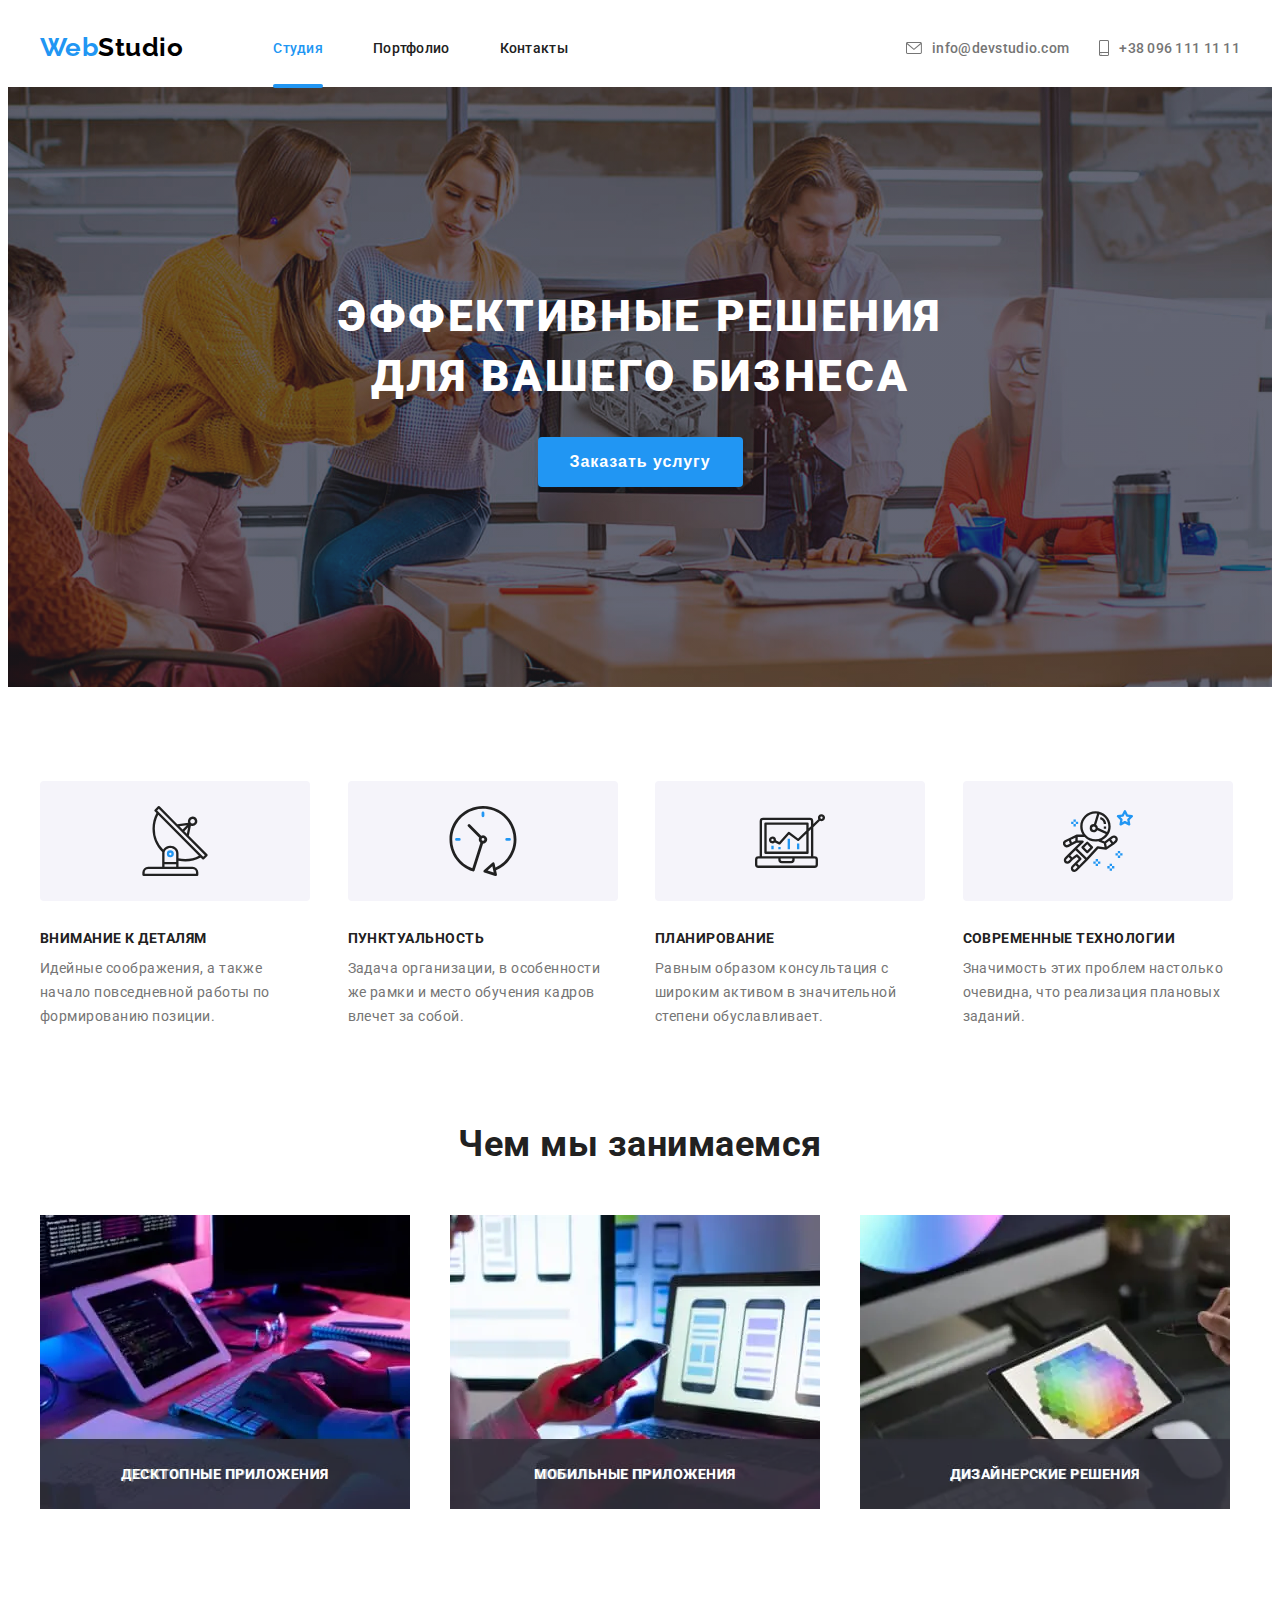
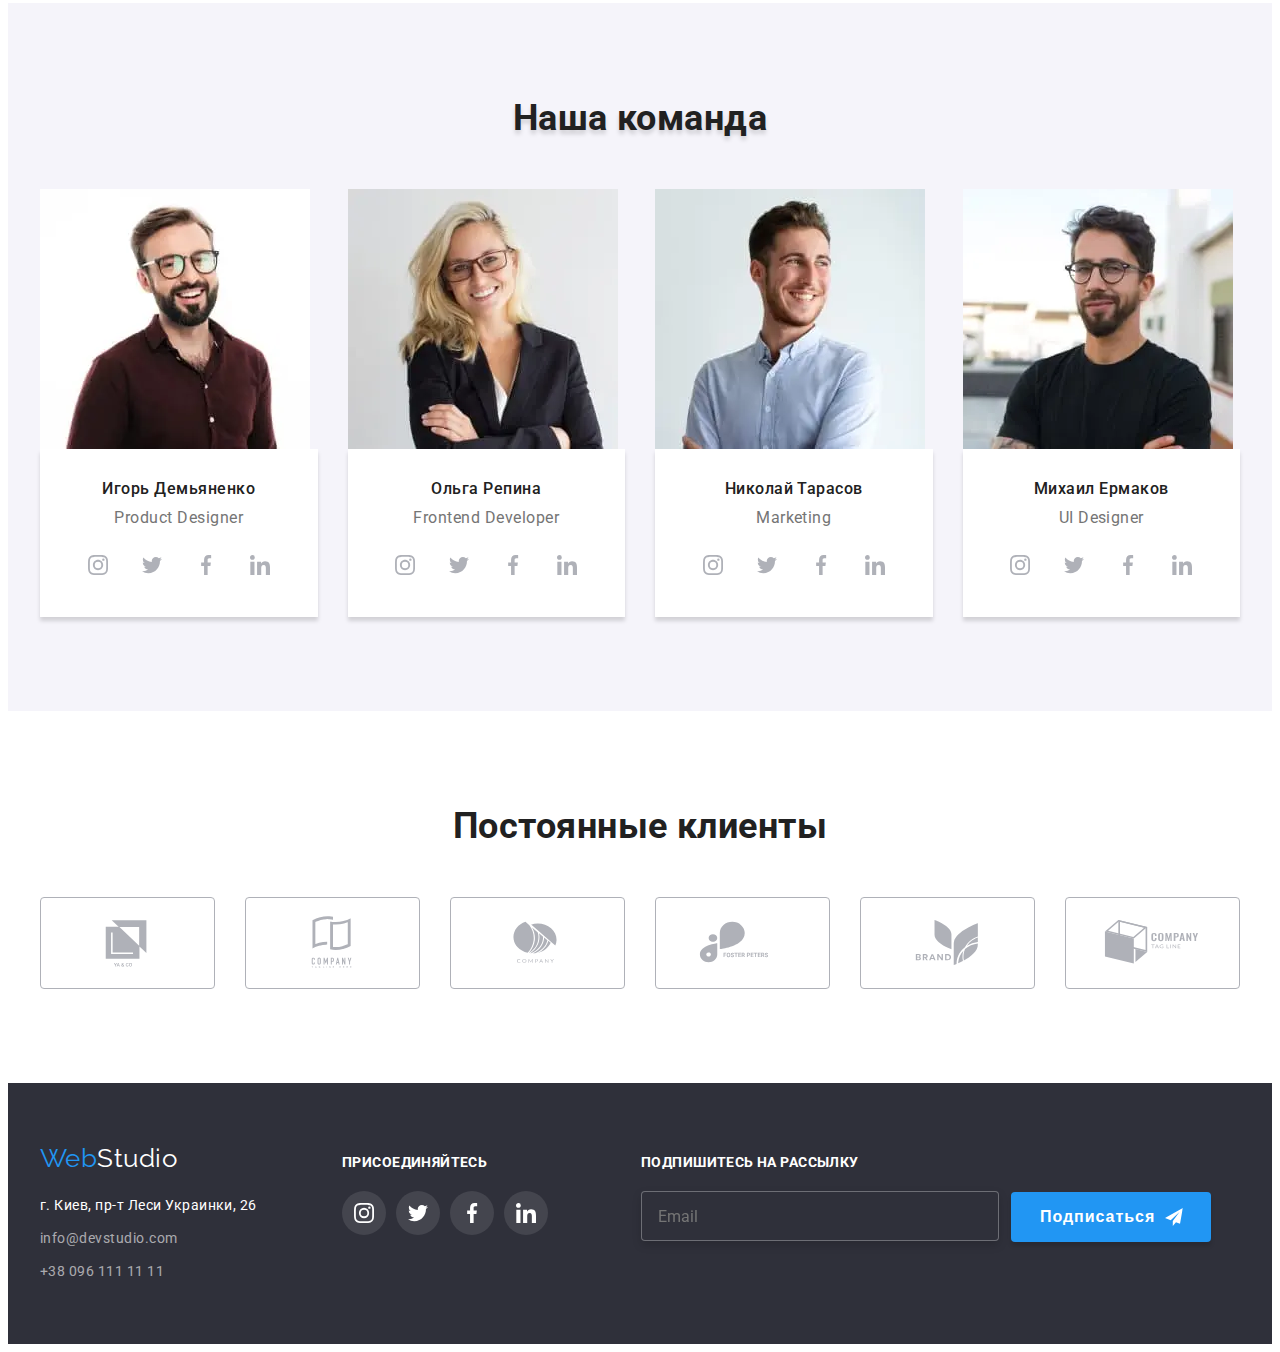
<file: index.html>
<!DOCTYPE html>
<html lang="ru">
  <head>
    <meta charset="UTF-8" />
    <meta http-equiv="X-UA-Compatible" content="IE=edge" />
    <meta name="viewport" content="width=device-width, initial-scale=1.0" />
    <title>Студия</title>
    <link rel="preconnect" href="https://fonts.googleapis.com" />
    <link rel="preconnect" href="https://fonts.gstatic.com" crossorigin />
    <link
      href="https://fonts.googleapis.com/css2?family=Raleway:wght@700&family=Roboto:wght@400;500;700;900&display=swap"
      rel="stylesheet"
    />
    <link
      rel="stylesheet"
      href="https://cdnjs.cloudflare.com/ajax/libs/modern-normalize/1.1.0/modern-normalize.min.css"
      integrity="sha512-wpPYUAdjBVSE4KJnH1VR1HeZfpl1ub8YT/NKx4PuQ5NmX2tKuGu6U/JRp5y+Y8XG2tV+wKQpNHVUX03MfMFn9Q=="
      crossorigin="anonymous"
      referrerpolicy="no-referrer"
    />
    <!-- <link rel="stylesheet" href="./css/styles.css" /> -->
    <link rel="stylesheet" href="./css/main.min.css" />
  </head>
  <body>
    <!--TOP LINE START-->
    <header class="top-line">
      <div
        class="container top-line-container top-line-tablet-container top-line-desktop-container"
      >
        <a href="./index.html" class="logo-top"
          ><span class="accent">Web</span>Studio</a
        >
        <div class="nav-menu">
          <ul class="site-nav list">
            <li class="site-nav__item">
              <a class="site-nav__link current" href="index.html">Студия</a>
            </li>
            <li class="site-nav__item">
              <a class="site-nav__link" href="portfolio.html">Портфолио</a>
            </li>
            <li class="site-nav__item">
              <a class="site-nav__link" href="#">Контакты</a>
            </li>
          </ul>
        </div>
        <div class="contacts-top-line">
          <a
            class="mail__top mail__top-desktop"
            href="mailto:info@devstudio.com"
            target="_blank"
            rel="noopener noreferrer"
          >
            <svg class="mail__icon" width="16" height="12">
              <use href="./images/sprite.svg#envelope"></use>
            </svg>
            info@devstudio.com</a
          >
          <a class="tel__top" href="tel:+380961111111">
            <svg class="mail__icon" width="10" height="16">
              <use href="./images/sprite.svg#smartphone"></use>
            </svg>
            +38 096 111 11 11</a
          >
        </div>
        <button type="button" class="mobile-menu-btn" data-menu-open>
          <svg class="mobile-menu-btn__icon" width="40" height="40">
            <use href="./images/sprite.svg#burger-icon-menu"></use>
          </svg>
        </button>
      </div>
      <div class="mobile-menu" data-menu>
        <div class="container mobile-menu__container">
          <button type="button" class="mobile-menu__close-btn" data-menu-close>
            <svg class="mobile-menu__close-icon" width="40" height="40">
              <use href="./images/sprite.svg#icon-close-menu"></use>
            </svg>
          </button>
          <ul class="mobile-nav list">
            <li class="mobile-nav__item">
              <a class="mobile-nav__link current" href="index.html">Студия</a>
            </li>
            <li class="mobile-nav__item">
              <a class="mobile-nav__link" href="portfolio.html">Портфолио</a>
            </li>
            <li class="mobile-nav__item">
              <a class="mobile-nav__link" href="#">Контакты</a>
            </li>
          </ul>
          <div class="mobile-contact__menu">
            <ul class="mobile-contact list">
            <li class="mobile-contact__tel">
              <a class="mobile-contact__tel-top" href="tel:+380961111111">
                +38 096 111 11 11</a
              >
            </li>
            <li mobile-contact__mail>
              <a
                class="mobile-contact__mail-top"
                href="mailto:info@devstudio.com"
                target="_blank"
                rel="noopener noreferrer"
                >info@devstudio.com</a
              >
            </li>
          </ul>
          <div class="mobile-social">
            <ul class="mobile-social-list list">
              <li class="mobile-social-list__item">
                <a class="mobile-social-list__link" href="">Instagram </a>
              </li>
              <li class="mobile-social-list__item">
                <a class="mobile-social-list__link" href="">Twitter </a>
              </li>
              <li class="mobile-social-list__item">
                <a class="mobile-social-list__link" href="">Facebook </a>
              </li>
              <li class="mobile-social-list__item">
                <a class="mobile-social-list__link" href="">LinkedIn </a>
              </li>
            </ul>
          </div>
          </div>
          </div>
      </div>
    </header>
    <!-- TOP LINE END  -->
    <!--  HERO START  -->
    <main>
      <section class="hero">
        <div class="container">
          <h1 class="hero-title">
            ЭФФЕКТИВНЫЕ РЕШЕНИЯ <br />
            ДЛЯ ВАШЕГО БИЗНЕСА
            </h1>
            <button class="button-hero" data-modal-open>Заказать услугу</button>
    <!-- МОДАЛЬНЕ ВІКНО -->
    <div class="backdrop is-hidden" data-modal>
              <div class="modal">
                <button type="button" class="modal-close__btn" data-modal-close >
                <svg class="modal-close__icon" width="18" height="18">
                  <use href="./images/sprite.svg#icon-close"></use></svg>
                </button> 
    <!-- FORM INPUT -->
    <form class="contact-form">
                <b class="modal-title">Оставьте свои данные, мы Вам перезвоним </b>
                <label class="contact-form__field">
                  <span class="contact-form__text">Имя</span>
                  <span class="contact-form__input-wrapper">
                    <input name="user_name" class="contact-form__input"type="text" required>
                  <svg class="contact-form__icon" width="18" height="18">
                    <use href="./images/sprite.svg#icon-modal-name"></use>
                  </svg></span>
                </label>
                <label class="contact-form__field">
                  <span class="contact-form__text">Телефон</span>
                  <span class="contact-form__input-wrapper">
                    <input name="user_tel" class="contact-form__input"type="tel" required>
                  <svg class="contact-form__icon" width="18" height="18">
                    <use href="./images/sprite.svg#icon-modal-tel"></use>
                  </svg></span>
                </label>
                <label class="contact-form__field">
                  <span class="contact-form__text">Почта</span>
                  <span class="contact-form__input-wrapper">
                    <input name="user_email" class="contact-form__input"type="email" required>
                  <svg class="contact-form__icon" width="18" height="18">
                    <use href="./images/sprite.svg#icon-modal--email"></use>
                  </svg></span>
                </label>
                <label class="contact-form__field">
                  <span class="contact-form__text">Комментарий</span>
                  <textarea name="user_massage" class="contact-form__message" placeholder="Введите текст" ></textarea>
                </label>
                <div class="contact-form__checkbox-wrapper">
                  <input name="accept_policy" type="checkbox" class="contact-form__checkbox visually-hidden" id="policy-checkbox"required>
                  <label for="policy-checkbox" class="contact-form__checkbox-lable">
                    &nbsp Соглашаюсь с рассылкой и принимаю &nbsp <a class="check-conditions" href="">Условия договора</a></label>
                  </div>
                <button type="submit" class="contact-form__submit-btn">Отправить </button>
                </form>
              </div>
          </div>
          </section>
    <!-- FORM INPUT END  -->
    <!-- OUR FEATURE  -->
    <section class="section">
          <div class="container feature-mobile-container">
          <ul class="feature-list list">
            <li class="feature-item">
              <div class="card-feature">
                <div class="card-feature__img">
                  <svg class="card-feature__icon" width="70" height="70">
                    <use href="./images/sprite.svg#feature-one"></use>
                  </svg>
                </div>
                <h3 class="card-feature__title">Внимание к деталям</h3>
                <p class="card-feature__description">
                  Идейные соображения, а также<br />
                  начало повседневной работы по<br />
                  формированию позиции.
                </p>
                <p class="card-feature__description-mobile">
                  Идейные соображения, а также
                  начало повседневной работы по
                  формированию позиции.
                </p>
              </div>
            </li>
            <li class="feature-item">
              <div class="card-feature">
                <div class="card-feature__img">
                  <svg class="card-feature__icon" width="70" height="70">
                    <use href="./images/sprite.svg#feature-two"></use>
                  </svg>
                </div>
                <h3 class="card-feature__title">Пунктуальность</h3>
                <p class="card-feature__description">
                  Задача организации, в особенности<br />
                  же рамки и место обучения кадров<br />
                  влечет за собой.
                </p>
                <p class="card-feature__description-mobile">
                  Задача организации, в особенности
                  же рамки и место обучения кадров
                  влечет за собой.
                </p>
              </div>
            </li>
            <li class="feature-item">
              <div class="card-feature">
                <div class="card-feature__img">
                  <svg class="card-feature__icon" width="70" height="70">
                    <use href="./images/sprite.svg#feature-three"></use>
                  </svg>
                </div>
                <h3 class="card-feature__title">Планирование</h3>
                <p class="card-feature__description">
                  Равным образом консультация с<br />
                  широким активом в значительной<br />
                  степени обуславливает.
                </p>
                <p class="card-feature__description-mobile">
                  Равным образом консультация с
                  широким активом в значительной
                  степени обуславливает.
                </p>
              </div>
            </li>
            <li class="feature-item">
              <div class="card-feature">
                <div class="card-feature__img">
                  <svg class="card-feature__icon" width="70" height="70">
                    <use href="./images/sprite.svg#feature-four"></use>
                  </svg>
                </div>
                <h3 class="card-feature__title">Современные технологии</h3>
                <p class="card-feature__description">
                  Значимость этих проблем настолько<br />
                  очевидна, что реализация плановых<br />
                  заданий.
                </p>
                <p class="card-feature__description-mobile">
                  Значимость этих проблем настолько
                  очевидна, что реализация плановых
                  заданий.
                </p>
              </div>
            </li>
          </ul>
          </div>
          </section>
    <!-- OUR FEATURE END -->
    <!-- OUR JOB START -->
    <section class="section job">
          <div class="container">
          <h2 class="job-title">Чем мы занимаемся</h2>
          <ul class="job-img list">
            <li class="job-item">
              <div class="job-item__img">
                <picture>
                  <source 
                srcset="./images/image-job/job-desktop-img1.webp 1x, ./images/image-job/job-desktop-img1@2x.webp 2x"  
                media="(min-width:1200px)"
                type="image/webp"
                />
                <source 
                srcset="./images/image-job/job-desktop-img1.jpg 1x, ./images/image-job/job-desktop-img1@2x.jpg 2x"  
                media="(min-width:1200px)"
                />
                <img src="./images/box1.jpg "
                width="370" height="294" alt="работает програмист"
                />
                </picture>
                  <div class="job-item__under">
                  <p class="job-item__under-text">ДЕСКТОПНЫЕ ПРИЛОЖЕНИЯ</p>
                </div>
              </div>
            </li>
            <li class="job-item">
              <div class="job-item__img">
                <picture>
                  <source 
                srcset="./images/image-job/job-desktop-img2.webp 1x, ./images/image-job/job-desktop-img2@2x.webp 2x " 
                media="(min-width:1200px)"
                type="image/webp"
                />
                <source 
                srcset="./images/image-job/job-desktop-img2.jpg 1x, ./images/image-job/job-desktop-img2@2x.jpg 2x " 
                media="(min-width:1200px)"
                />
                <img src="./images/box1.jpg "
                width="370" height="294" alt="работает програмист"
                />
                </picture>
                <div class="job-item__under">
                  <p class="job-item__under-text">МОБИЛЬНЫЕ ПРИЛОЖЕНИЯ</p>
                </div>
              </div>
            </li>
            <li class="job-item">
              <div class="job-item__img">
                  <picture>
                    <source 
                srcset="./images/image-job/job-desktop-img3.webp 1x, ./images/image-job/job-desktop-img3@2x.webp 2x " 
                media="(min-width:1200px)"
                type="image/webp"
                />
                <source 
                srcset="./images/image-job/job-desktop-img3.jpg 1x, ./images/image-job/job-desktop-img3@2x.jpg 2x " 
                media="(min-width:1200px)"
                />
                <img src="./images/box1.jpg "
                width="370" height="294" alt="работает програмист"
                />
                </picture>
                <div class="job-item__under">
                  <p class="job-item__under-text">ДИЗАЙНЕРСКИЕ РЕШЕНИЯ</p>
                </div>
              </div>
            </li>
          </ul>
          </div>
          </section>
    <!-- OUR JOB END -->
    <!--  OUR TEAM START -->
    <section class="section team-list">
          <div class="container">
          <h2 class="team__title">Наша команда</h2>
          <ul class="team list">
            <li class="team__img">
              <picture>
                <source 
                srcset="./images/image-team/team-desktop-productdesigner-img.webp 1x, ./images/image-team/team-desktop-productdesigner-img@2x.webp 2x " 
                media="(min-width:1200px)"
                type="image/webp"
                />
                <source 
                srcset="./images/image-team/team-desktop-productdesigner-img.jpg 1x, ./images/image-team/team-desktop-productdesigner-img@2x. 2x " 
                media="(min-width:1200px)"
                />
                <source 
                srcset="./images/image-team/team-tablet-productdesigner-img.webp 1x, ./images/image-team/team-tablet-productdesigner-img@2x.webp 2x " 
                media="(min-width:768px)"
                type="image/webp"
                />
                <source 
                srcset="./images/image-team/team-tablet-productdesigner-img.jpg 1x, ./images/image-team/team-tablet-productdesigner-img@2x.jpg 2x " 
                media="(min-width:768px)"
                />
                <source 
                srcset="./images/image-team/team-mobile-productdesigner-img.webp 1x, ./images/image-team/team-mobile-productdesigner-img@2x.webp 2x " 
                media="(max-width:767px)"
                type="image/webp"
                />
                <source 
                srcset="./images/image-team/team-mobile-productdesigner-img.jpg 1x, ./images/image-team/team-mobile-productdesigner-img@2x.jpg 2x " 
                media="(max-width:767px)"
                />
                <img class="team-members__img"
                src="./images/image-team/team-productdesigner-img.jpg"
                width="270"
                height="260"
                alt="Дизайнер" 
              />
                </picture>
                <div class="card-team">
                <h3 class="card-team__title">Игорь Демьяненко</h3>
                <p class="card-team__title-under">Product Designer</p>
                <ul class="social-list list">
                  <li class="social-list__item">
                    <a class="social-list__link" href="">
                      <svg class="social-list__icon" width="20" height="20">
                        <use href="./images/sprite.svg#insta"></use>
                      </svg>
                    </a>
                  </li>
                  <li class="social-list__item">
                    <a class="social-list__link" href="">
                      <svg class="social-list__icon" width="20" height="20">
                        <use href="./images/sprite.svg#twitter"></use>
                      </svg>
                    </a>
                  </li>
                  <li class="social-list__item">
                    <a class="social-list__link" href="">
                      <svg class="social-list__icon" width="20" height="20">
                        <use href="./images/sprite.svg#facebook"></use>
                      </svg>
                    </a>
                  </li>
                  <li class="social-list__item">
                    <a class="social-list__link" href="">
                      <svg class="social-list__icon" width="20" height="20">
                        <use href="./images/sprite.svg#linkedin"></use>
                      </svg>
                    </a>
                  </li>
                </ul>
              </div>
            </li>
            <li class="team__img">
                <picture>
                  <source 
                srcset="./images/image-team/team-desktop-frontenddeveloper-img.webp 1x, ./images/image-team/team-desktop-frontenddeveloper-img@2x.webp 2x " 
                media="(min-width:1200px)"
                type="image/webp"
                />
                <source 
                srcset="./images/image-team/team-desktop-frontenddeveloper-img. 1x, ./images/image-team/team-desktop-frontenddeveloper-img@2x.jpg 2x " 
                media="(min-width:1200px)"
                />
                <source 
                srcset="./images/image-team/team-tablet-frontenddeveloper-img.webp 1x, ./images/image-team/team-tablet-frontenddeveloper-img@2x.webp 2x " 
                media="(min-width:768px)"
                type="image/webp"
                />
                <source 
                srcset="./images/image-team/team-tablet-frontenddeveloper-img.jpg 1x, ./images/image-team/team-tablet-frontenddeveloper-img@2x.jpg 2x " 
                media="(min-width:768px)"
                />
                <source 
                srcset="./images/image-team/team-mobile-frontenddeveloper-img.webp 1x, ./images/image-team/team-mobile-frontenddeveloper-img@2x.webp 2x " 
                media="(max-width:767px)"
                type="image/webp"
                />
                <source 
                srcset="./images/image-team/team-mobile-frontenddeveloper-img.jpg 1x, ./images/image-team/team-mobile-frontenddeveloper-img@2x.jpg 2x " 
                media="(max-width:767px)"
                />
                <img class="team-members__img"
                src="./images/image-team/team-productdesigner-img.jpg"
                width="270"
                height="260"
                alt="Дизайнер" 
              />
                </picture>
              <div class="card-team">
                <h3 class="card-team__title">Ольга Репина</h3>
                <p class="card-team__title-under">Frontend Developer</p>
                <ul class="social-list list">
                  <li class="social-list__item">
                    <a class="social-list__link" href="">
                      <svg class="social-list__icon" width="20" height="20">
                        <use href="./images/sprite.svg#insta"></use>
                      </svg>
                    </a>
                  </li>
                  <li class="social-list__item">
                    <a class="social-list__link" href="">
                      <svg class="social-list__icon" width="20" height="20">
                        <use href="./images/sprite.svg#twitter"></use>
                      </svg>
                    </a>
                  </li>
                  <li class="social-list__item">
                    <a class="social-list__link" href="">
                      <svg class="social-list__icon" width="20" height="20">
                        <use href="./images/sprite.svg#facebook"></use>
                      </svg>
                    </a>
                  </li>
                  <li class="social-list__item">
                    <a class="social-list__link" href="">
                      <svg class="social-list__icon" width="20" height="20">
                        <use href="./images/sprite.svg#linkedin"></use>
                      </svg>
                    </a>
                  </li>
                </ul>
              </div>
            </li>
            <li class="team__img">
                <picture>
                  <source 
                srcset="./images/image-team/team-desktop-marketing-img.webp 1x, ./images/image-team/team-desktop-marketing-img@2x.webp 2x " 
                media="(min-width:1200px)"
                  type="image/webp"
                />
                <source 
                srcset="./images/image-team/team-desktop-marketing-img.jpg 1x, ./images/image-team/team-desktop-marketing-img@2x.jpg 2x " 
                media="(min-width:1200px)"
                />
                <source 
                srcset="./images/image-team/team-tablet-marketing-img.webp 1x, ./images/image-team/team-tablet-marketing-img@2x.webp 2x " 
                media="(min-width:768px)"
                type="image/webp"
                />
                <source 
                srcset="./images/image-team/team-tablet-marketing-img.jpg 1x, ./images/image-team/team-tablet-marketing-img@2x.jpg 2x " 
                media="(min-width:768px)"
                />
                <source 
                srcset="./images/image-team/team-mobile-marketing-img.webp 1x, ./images/image-team/team-mobile-marketing-img@2x.webp 2x " 
                media="(max-width:767px)"
                type="image/webp"
                />
                <source 
                srcset="./images/image-team/team-mobile-marketing-img.jpg 1x, ./images/image-team/team-mobile-marketing-img@2x.jpg 2x " 
                media="(max-width:767px)"
                />
                <img class="team-members__img"
                src="./images/image-team/team-productdesigner-img.jpg"
                width="270"
                height="260"
                alt="Дизайнер" 
              />
                </picture>
              <div class="card-team">
                <h3 class="card-team__title">Николай Тарасов</h3>
                <p class="card-team__title-under">Marketing</p>
                <ul class="social-list list">
                  <li class="social-list__item">
                    <a class="social-list__link" href="">
                      <svg class="social-list__icon" width="20" height="20">
                        <use href="./images/sprite.svg#insta"></use>
                      </svg>
                    </a>
                  </li>
                  <li class="social-list__item">
                    <a class="social-list__link" href="">
                      <svg class="social-list__icon" width="20" height="20">
                        <use href="./images/sprite.svg#twitter"></use>
                      </svg>
                    </a>
                  </li>
                  <li class="social-list__item">
                    <a class="social-list__link" href="">
                      <svg class="social-list__icon" width="20" height="20">
                        <use href="./images/sprite.svg#facebook"></use>
                      </svg>
                    </a>
                  </li>
                  <li class="social-list__item">
                    <a class="social-list__link" href="">
                      <svg class="social-list__icon" width="20" height="20">
                        <use href="./images/sprite.svg#linkedin"></use>
                      </svg>
                    </a>
                  </li>
                </ul>
              </div>
            </li>
            <li class="team__img">
                <picture>
                  <source 
                srcset="./images/image-team/team-desktop-uidesigner-img.webp 1x, ./images/image-team/team-desktop-uidesigner-img@2x.webp 2x " 
                media="(min-width:1200px)"
                type="image/webp"
                />
                <source 
                srcset="./images/image-team/team-desktop-uidesigner-img.jpg 1x, ./images/image-team/team-desktop-uidesigner-img@2x.jpg 2x " 
                media="(min-width:1200px)"
                />
                <source 
                srcset="./images/image-team/team-tablet-uidesigner-img.webp 1x, ./images/image-team/team-tablet-uidesigner-img@2x.webp 2x " 
                media="(min-width:768px)"
                type="image/webp"
                />
                <source 
                srcset="./images/image-team/team-tablet-uidesigner-img.jpg 1x, ./images/image-team/team-tablet-uidesigner-img@2x.jpg 2x " 
                media="(min-width:768px)"
                />
                <source 
                srcset="./images/image-team/team-mobile-uidesigner-img.webp 1x, ./images/image-team/team-mobile-uidesigner-img@2x.webp 2x " 
                media="(max-width:767px)"
                type="image/webp"
                />
                <source 
                srcset="./images/image-team/team-mobile-uidesigner-img.jpg 1x, ./images/image-team/team-mobile-uidesigner-img@2x.jpg 2x " 
                media="(max-width:767px)"
                />
                <img class="team-members__img"
                src="./images/image-team/team-productdesigner-img.jpg"
                width="270"
                height="260"
                alt="Дизайнер" 
              />
                </picture>
              <div class="card-team">
                <h3 class="card-team__title">Михаил Ермаков</h3>
                <p class="card-team__title-under">UI Designer</p>
                <ul class="social-list list">
                  <li class="social-list__item">
                    <a class="social-list__link" href="">
                      <svg class="social-list__icon" width="20" height="20">
                        <use href="./images/sprite.svg#insta"></use>
                      </svg>
                    </a>
                  </li>
                  <li class="social-list__item">
                    <a class="social-list__link" href="">
                      <svg class="social-list__icon" width="20" height="20">
                        <use href="./images/sprite.svg#twitter"></use>
                      </svg>
                    </a>
                  </li>
                  <li class="social-list__item">
                    <a class="social-list__link" href="">
                      <svg class="social-list__icon" width="20" height="20">
                        <use href="./images/sprite.svg#facebook"></use>
                      </svg>
                    </a>
                  </li>
                  <li class="social-list__item">
                    <a class="social-list__link" href="">
                      <svg class="social-list__icon" width="20" height="20">
                        <use href="./images/sprite.svg#linkedin"></use>
                      </svg>
                    </a>
                  </li>
                </ul>
              </div>
            </li>
          </ul>
          </div>
          </section>
    <!--  OUR TEAM END  -->
    <!--  OUR CUSTOMERS START  -->
    <section class="section customers">
          <div class="container">
          <h2 class="customers__title">Постоянные клиенты</h2>
          <ul class="customers__img list">
            <li class="customers__item">
              <a class="customers__link" href="">
                <svg class="custome__icon" width="106" height="60">
                  <use href="./images/sprite.svg#prtn-1"></use>
                </svg>
              </a>
            </li>
            <li class="customers__item">
              <a class="customers__link" href="">
                <svg class="custome__icon" width="106" height="60">
                  <use href="./images/sprite.svg#prtn-2"></use>
                </svg>
              </a>
            </li>
            <li class="customers__item">
              <a class="customers__link" href="">
                <svg class="custome__icon" width="106" height="60">
                  <use href="./images/sprite.svg#prtn-3"></use>
                </svg>
              </a>
            </li>
            <li class="customers__item">
              <a class="customers__link" href="">
                <svg class="custome__icon" width="106" height="60">
                  <use href="./images/sprite.svg#prtn-4"></use>
                </svg>
              </a>
            </li>
            <li class="customers__item">
              <a class="customers__link" href="">
                <svg class="custome__icon" width="106" height="60">
                  <use href="./images/sprite.svg#prtn-5"></use>
                </svg>
              </a>
            </li>
            <li class="customers__item">
              <a class="customers__link" href="">
                <svg class="custome__icon" width="106" height="60">
                  <use href="./images/sprite.svg#prtn-6"></use>
                </svg>
              </a>
            </li>
          </ul>
          </div>
          </section>
          </main>
    <!-- OUR CUSTOMERS END -->
    <!-- FOOTER START  -->
    <footer class="basement">
          <div class="container footer-container">
            <div class="footer-alignment">
<div class="footer-address">
          <a href="./index.html" class="basement-logo"
            ><span class="accent">Web</span>Studio</a
          >
          <address class="basement-address">
            <p>г. Киев, пр-т Леси Украинки, 26</p>
            <a
              class="basement-address__mail-basement"
              href="mailto:info@example.com"
              target="_blank"
              rel="noopener noreferrer"
              >info@devstudio.com</a
            >
            <a class="basement-address__tel-basement" href="tel:+380961111111"
              >+38 096 111 11 11</a
            >
          </address>
          </div>
          <div class="footer-social-list">
          <p class="footer-social-list__title">ПРИСОЕДИНЯЙТЕСЬ</p>
          <ul class="social-list list">
            <li class="social-list__item">
              <a class="social-list__link" href="">
                <svg class="footer-social-list__icon" width="20" height="20">
                  <use href="./images/sprite.svg#insta-footer"></use>
                </svg>
              </a>
            </li>
            <li class="social-list__item">
              <a class="social-list__link" href="">
                <svg class="footer-social-list__icon" width="20" height="20">
                  <use href="./images/sprite.svg#twitter"></use>
                </svg>
              </a>
            </li>
            <li class="social-list__item">
              <a class="social-list__link" href="">
                <svg class="footer-social-list__icon" width="20" height="20">
                  <use href="./images/sprite.svg#facebook"></use>
                </svg>
              </a>
            </li>
            <li class="social-list__item">
              <a class="social-list__link" href="">
                <svg class="footer-social-list__icon" width="20" height="20">
                  <use href="./images/sprite.svg#linkedin"></use>
                </svg>
              </a>
            </li>
          </ul>
          </div>
            </div>
          
          <form class="footer-contact-form">
            <b class="footer-contact-form__title">ПОДПИШИТЕСЬ НА РАССЫЛКУ</b>
            <div class="footer-contact-form__email">
            <label class="footer-contact-form__email-field"></label>
            <input name="user_email_footer" class="footer-contact-form__email-input"type="text" placeholder="Email" required>
            </form>
            <button type="submit" class="footer-submit-btn">Подписаться
            <svg class="footer-submit-btn__icon" width="24" height="24">
              <use href="./images/sprite.svg#send"></use>
            </svg>
          </button></div>
        </div>
      </div>
    </footer>
    <!-- FOOTER END   -->
    <script src=".//modal.js"></script>
    <script src=".//menu.js"></script>
  </body>
</html>
<!-- Reviews -->
        <!-- <section class="section reviews">
          <div class="container">
          <h2 class="reviews__title">Feedback from graduates</h2>
                <img class="reviews__img"
                src="../images/img-feedback/desktop-feedback1-img.png"
                width=""
                height=""
                alt="woman" 
              />
                
                <h3 class="card-team__title">Tonya Kucherovskaya</h3>
                <p class="card-team__title-under">Graduated from 2015, National University of Bioresources
                  and natural history of Ukraine</p>
                  <p>In a short time with Elena, I mastered grammar and replenished my completely empty vocabulary. From the first lesson I realized that I was on my plate. Elena and I became friends because she was really worried about my success. She became an authority for me, but I did not tremble in class, fearing to make the slightest mistake. Now I can brag that I'm student ... Read more</p>
                <ul class="social-list list">
                  <li class="social-list__item">
                    <img class="reviews__img"
                src="../images/img-feedback/desktop-feedback2-img.png"
                width=""
                height=""
                alt="woman" 
              />
                  </li>
                  <li class="social-list__item">
                    <img class="reviews__img"
                src="../images/img-feedback/desktop-feedback3-img.png"
                width=""
                height=""
                alt="woman" 
              />
                  </li>
                  <li class="social-list__item">
                    <img class="reviews__img"
                src="../images/img-feedback/desktop-feedback4-img.png"
                width=""
                height=""
                alt="woman" 
              />
                  </li>
                  <li class="social-list__item">
                    <img class="reviews__img"
                src="../images/img-feedback/desktop-feedback5-img.png"
                width=""
                height=""
                alt="woman" 
              />
                  </li>
                          <li class="social-list__item">
                    <img class="reviews__img"
                src="../images/img-feedback/desktop-feedback6-img.png"
                width=""
                height=""
                alt="woman" 
              />
                  </li>
                          <li class="social-list__item">
                    <img class="reviews__img"
                src="../images/img-feedback/desktop-feedback7-img.png"
                width=""
                height=""
                alt="woman" 
              />
                  </li>
                          <li class="social-list__item">
                    <img class="reviews__img"
                src="../images/img-feedback/desktop-feedback8-img.png"
                width=""
                height=""
                alt="woman" 
              />
                  </li>
                    
                </ul>
              </div>
            </li> -->
</file>
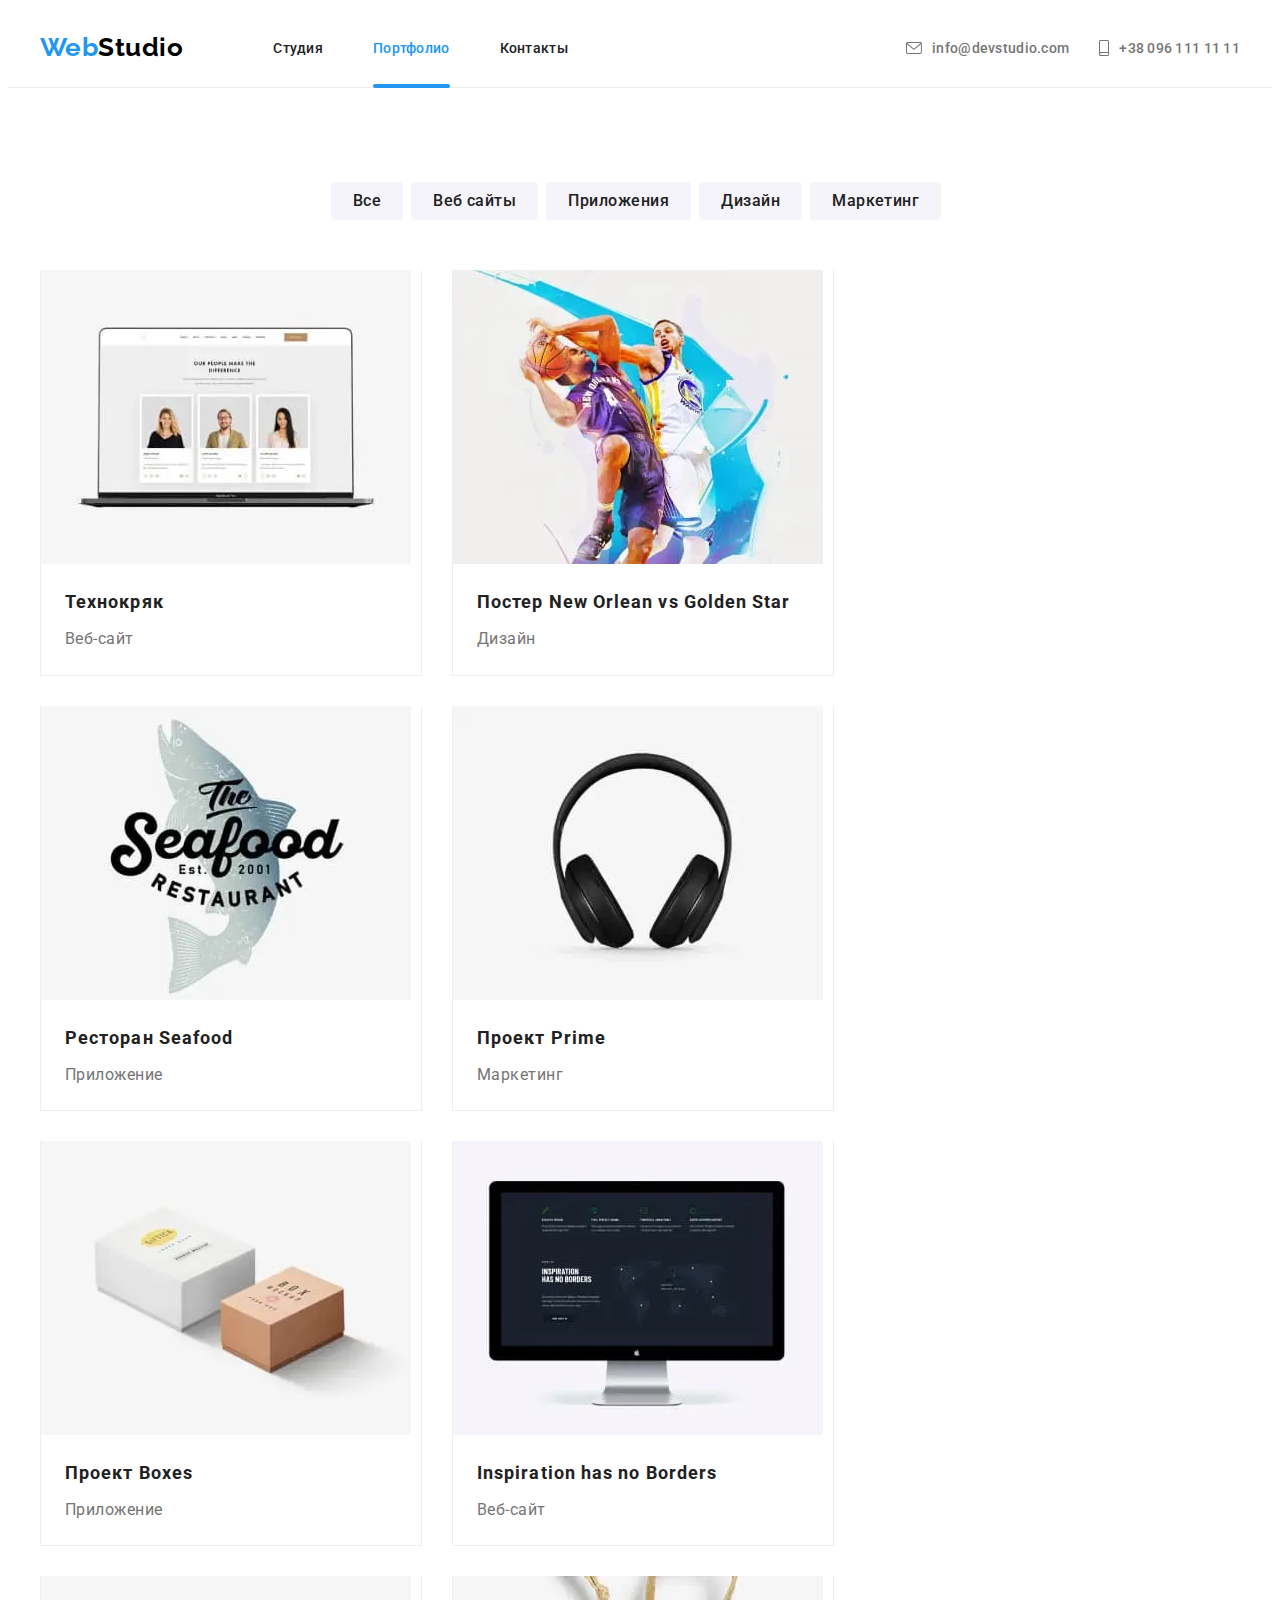
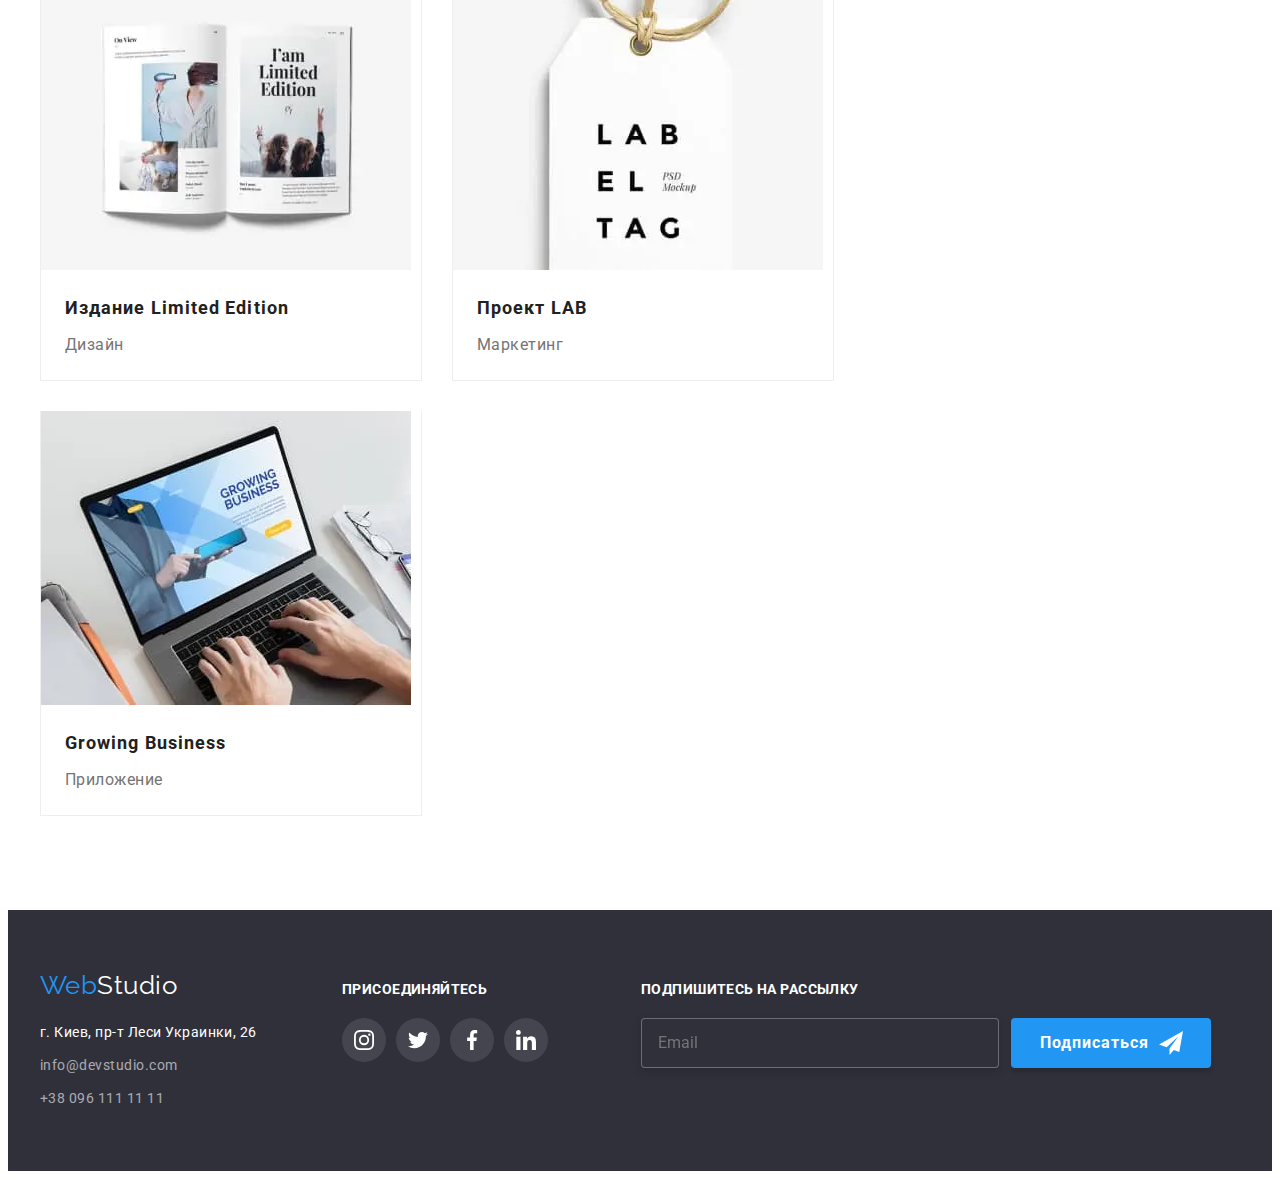
<file: portfolio.html>
<!DOCTYPE html>
<html lang="ru">
  <head>
    <meta charset="UTF-8" />
    <meta http-equiv="X-UA-Compatible" content="IE=edge" />
    <meta name="viewport" content="width=device-width, initial-scale=1.0" />
    <title>Портфолио</title>
    <link rel="preconnect" href="https://fonts.googleapis.com" />
    <link rel="preconnect" href="https://fonts.gstatic.com" crossorigin />
    <link
      href="https://fonts.googleapis.com/css2?family=Raleway:wght@700&family=Roboto:wght@400;500;700;900&display=swap"
      rel="stylesheet"
    />
    <link
      rel="stylesheet"
      href="https://cdnjs.cloudflare.com/ajax/libs/modern-normalize/1.1.0/modern-normalize.min.css"
      integrity="sha512-wpPYUAdjBVSE4KJnH1VR1HeZfpl1ub8YT/NKx4PuQ5NmX2tKuGu6U/JRp5y+Y8XG2tV+wKQpNHVUX03MfMFn9Q=="
      crossorigin="anonymous"
      referrerpolicy="no-referrer"
    />
    <link rel="stylesheet" href="./css/portfolio.min.css" />
  </head>
  <body>
    <!--TOP LINE START-->
    <header class="top-line">
      <div
        class="container top-line-container top-line-tablet-container top-line-desktop-container"
      >
        <a href="./index.html" class="logo-top"
          ><span class="accent">Web</span>Studio</a
        >
        <div class="nav-menu">
          <ul class="site-nav list">
            <li class="site-nav__item">
              <a class="site-nav__link" href="index.html">Студия</a>
            </li>
            <li class="site-nav__item">
              <a class="site-nav__link current" href="portfolio.html"
                >Портфолио</a
              >
            </li>
            <li class="site-nav__item">
              <a class="site-nav__link" href="#">Контакты</a>
            </li>
          </ul>
        </div>
        <div class="contacts-top-line">
          <a
            class="mail__top mail__top-desktop"
            href="mailto:info@devstudio.com"
            target="_blank"
            rel="noopener noreferrer"
          >
            <svg class="mail__icon" width="16" height="12">
              <use href="./images/sprite.svg#envelope"></use>
            </svg>
            info@devstudio.com</a
          >
          <a class="tel__top" href="tel:+380961111111">
            <svg class="mail__icon" width="10" height="16">
              <use href="./images/sprite.svg#smartphone"></use>
            </svg>
            +38 096 111 11 11</a
          >
        </div>
        <button type="button" class="mobile-menu-btn" data-menu-open>
          <svg class="mobile-menu-btn__icon" width="40" height="40">
            <use href="./images/sprite.svg#burger-icon-menu"></use>
          </svg>
        </button>
      </div>
      <div class="mobile-menu" data-menu>
        <div class="container mobile-menu__container">
          <button type="button" class="mobile-menu__close-btn" data-menu-close>
            <svg class="mobile-menu__close-icon" width="40" height="40">
              <use href="./images/sprite.svg#icon-close-menu"></use>
            </svg>
          </button>
          <ul class="mobile-nav list">
            <li class="mobile-nav__item">
              <a class="mobile-nav__link " href="index.html">Студия</a>
            </li>
            <li class="mobile-nav__item">
              <a class="mobile-nav__link current " href="portfolio.html">Портфолио</a>
            </li>
            <li class="mobile-nav__item">
              <a class="mobile-nav__link" href="#">Контакты</a>
            </li>
          </ul>
          <ul class="mobile-contact list">
            <li class="mobile-contact__tel">
              <a class="mobile-contact__tel-top" href="tel:+380961111111">
                +38 096 111 11 11</a
              >
            </li>
            <li mobile-contact__mail>
              <a
                class="mobile-contact__mail-top"
                href="mailto:info@devstudio.com"
                target="_blank"
                rel="noopener noreferrer"
                >info@devstudio.com</a
              >
            </li>
          </ul>
          <div class="mobile-social">
            <ul class="mobile-social-list list">
              <li class="mobile-social-list__item">
                <a class="mobile-social-list__link" href="">Instagram </a>
              </li>
              <li class="mobile-social-list__item">
                <a class="mobile-social-list__link" href="">Twitter </a>
              </li>
              <li class="mobile-social-list__item">
                <a class="mobile-social-list__link" href="">Facebook </a>
              </li>
              <li class="mobile-social-list__item">
                <a class="mobile-social-list__link" href="">LinkedIn </a>
              </li>
            </ul>
          </div>
        </div>
      </div>
    </header>
    <!-- TOP LINE END  -->
    <main>
      <section class="section portfolio">
        <div class="container filters-container">
          <ul class="filters list">
            <li class="btn-list">
              <button type="button" class="button-all">Все</button>
            </li>
            <li class="btn-list">
              <button type="button" class="button-all">Веб сайты</button>
            </li>
            <li class="btn-list">
              <button type="button" class="button-all">Приложения</button>
            </li>
            <li class="btn-list">
              <button type="button" class="button-all">Дизайн</button>
            </li>
            <li class="btn-list">
              <button type="button" class="button-all">Маркетинг</button>
            </li>
          </ul>
        </div>
        <div class="container">
          <ul class="project list">
            <li class="card-img-project">
              <div class="project-thumb">
              <picture>
                <source 
                srcset="./images/image-portfolio/img-desktop-project/desktop-project1-img.webp 1x, ./images/image-portfolio/img-desktop-project/desktop-project1-img@2x.webp 2x " 
                media="(min-width:1200px)"
                type="image/webp"
                />
                <source 
                srcset="./images/image-portfolio/img-desktop-project/desktop-project1-img.jpg 1x, ./images/image-portfolio/img-desktop-project/desktop-project1-img@2x.jpg 2x " 
                media="(min-width:1200px)"
                />
                <source 
                srcset="./images/image-portfolio/img-tablet-project/tablet-project1-img.webp 1x, ./images/image-portfolio/img-tablet-project/tablet-project1-img@2x.webp 2x " 
                media="(min-width:768px)"
                type="image/webp"
                />
                <source 
                srcset="./images/image-portfolio/img-tablet-project/tablet-project1-img.jpg 1x, ./images/image-portfolio/img-tablet-project/tablet-project1-img@2x.jpg 2x " 
                media="(min-width:768px)"
                />
                <source 
                srcset="./images/image-portfolio/img-mobile-project/mobile-project1-img.webp 1x, ./images/image-portfolio/img-mobile-project/mobile-project1-img@2x.webp 2x " 
                media="(max-width:767px)"
                type="image/webp"
                />
                <source 
                srcset="./images/image-portfolio/img-mobile-project/mobile-project1-img.jpg 1x, ./images/image-portfolio/img-mobile-project/mobile-project1-img@2x.jpg 2x " 
                media="(max-width:767px)"
                />
                <img
                  class="project-thumb__img"
                  src="./images/img21.jpg"
                  width="370"
                  height="294"
                  alt="Дизайнер"
                />
                </picture>
              <div class="project-overlay">
                  <div class="portfolio-card-feature__description">
                    <p class="project-card-feature__description">
                      Ресурс предлагает комплексные предложения с разным уровнем
                      функционала и сервисов. Все это позволит посетителю
                      получить исчерпывающие сведения о компании или частном
                      лице.
                    </p>
                  </div>
                </div>
              </div>

              <div class="card-body">
                <h3 class="card-project-title">Технокряк</h3>
                <p class="under-card-project-title">Веб-сайт</p>
              </div>
            </li>
            <li class="card-img-project">
              <div class="project-thumb">
                <picture>
                <source 
                srcset="./images/image-portfolio/img-desktop-project/desktop-project2-img.webp 1x,./images/image-portfolio/img-desktop-project/desktop-project2-img@2x.webp 2x " 
                media="(min-width:1200px)"
                type="image/webp"
                />
                <source 
                srcset="./images/image-portfolio/img-desktop-project/desktop-project2-img.jpg 1x,./images/image-portfolio/img-desktop-project/desktop-project2-img@2x.jpg 2x " 
                media="(min-width:1200px)"
                />
                <source 
                srcset="./images/image-portfolio/img-tablet-project/tablet-project2-img.webp 1x,./images/image-portfolio/img-tablet-project/tablet-project2-img@2x.webp 2x " 
                media="(min-width:768px)"
                type="image/webp"
                />
                <source 
                srcset="./images/image-portfolio/img-tablet-project/tablet-project2-img.jpg 1x,./images/image-portfolio/img-tablet-project/tablet-project2-img@2x.jpg 2x " 
                media="(min-width:768px)"
                />
                <source 
                srcset="./images/image-portfolio/img-mobile-project/mobile-project2-img.webp 1x,./images/image-portfolio/img-mobile-project/mobile-project2-img@2x.webp 2x " 
                media="(max-width:767px)"
                type="image/webp"
                />
                <source 
                srcset="./images/image-portfolio/img-mobile-project/mobile-project2-img.jpg 1x,./images/image-portfolio/img-mobile-project/mobile-project2-img@2x.jpg 2x " 
                media="(max-width:767px)"
                />
                <img
                  class="project-thumb__img"
                  src="./images/img21.jpg"
                  width="370"
                  height="294"
                  alt="Дизайнер"
                />
                </picture>
                <div class="project-overlay">
                  <div class="portfolio-card-feature__description">
                    <p class="project-card-feature__description">
                      Ресурс предлагает комплексные предложения с разным уровнем
                      функционала и сервисов. Все это позволит посетителю
                      получить исчерпывающие сведения о компании или частном
                      лице.
                    </p>
                  </div>
                </div>
              </div>
              <div class="card-body">
                <h3 class="card-project-title">
                  Постер New Orlean vs Golden Star
                </h3>
                <p class="under-card-project-title">Дизайн</p>
              </div>
            </li>
            <li class="card-img-project">
              <div class="project-thumb">
                <picture>
                  <source 
                srcset="./images/image-portfolio/img-desktop-project/desktop-project3-img.webp 1x, ./images/image-portfolio/img-desktop-project/desktop-project3-img@2x.webp 2x "
                media="(min-width:1200px)"
                type="image/webp"
                />
                <source 
                srcset="./images/image-portfolio/img-desktop-project/desktop-project3-img.jpg 1x, ./images/image-portfolio/img-desktop-project/desktop-project3-img@2x.jpg 2x "
                media="(min-width:1200px)"
                />
                <source 
                srcset="./images/image-portfolio/img-tablet-project/tablet-project3-img.webp 1x, ./images/image-portfolio/img-tablet-project/tablet-project3-img@2x.webp 2x "
                media="(min-width:768px)"
                type="image/webp"
                />
                <source 
                srcset="./images/image-portfolio/img-tablet-project/tablet-project3-img.jpg 1x, ./images/image-portfolio/img-tablet-project/tablet-project3-img@2x.jpg 2x "
                media="(min-width:768px)"
                />
                <source 
                srcset="./images/image-portfolio/img-mobile-project/mobile-project3-img.webp 1x, ./images/image-portfolio/img-mobile-project/mobile-project3-img@2x.webp 2x "
                media="(max-width:767px)"
                type="image/webp"
                />
                <source 
                srcset="./images/image-portfolio/img-mobile-project/mobile-project3-img.jpg 1x, ./images/image-portfolio/img-mobile-project/mobile-project3-img@2x.jpg 2x "
                media="(max-width:767px)"
                />
                <img
                  class="project-thumb__img"
                  src="./images/img21.jpg"
                  width="370"
                  height="294"
                  alt="Дизайнер"
                />
                </picture>
                <div class="project-overlay">
                  <div class="portfolio-card-feature__description">
                    <p class="project-card-feature__description">
                      Ресурс предлагает комплексные предложения с разным уровнем
                      функционала и сервисов. Все это позволит посетителю
                      получить исчерпывающие сведения о компании или частном
                      лице.
                    </p>
                  </div>
                </div>
              </div>
              <div class="card-body">
                <h3 class="card-project-title">Ресторан Seafood</h3>
                <p class="under-card-project-title">Приложение</p>
              </div>
            </li>
            <li class="card-img-project">
              <div class="project-thumb">
                <picture>
                  <source 
                srcset="./images/image-portfolio/img-desktop-project/desktop-project4-img.webp 1x, ./images/image-portfolio/img-desktop-project/desktop-project4-img@2x.webp 2x "
                media="(min-width:1200px)"
                type="image/webp"
                />
                <source 
                srcset="./images/image-portfolio/img-desktop-project/desktop-project4-img.jpg 1x, ./images/image-portfolio/img-desktop-project/desktop-project4-img@2x.jpg 2x "
                media="(min-width:1200px)"
                />
                <source 
                srcset="./images/image-portfolio/img-tablet-project/tablet-project4-img.webp 1x, ./images/image-portfolio/img-tablet-project/tablet-project4-img@2x.webp 2x "
                media="(min-width:768px)"
                type="image/webp"
                />
                <source 
                srcset="./images/image-portfolio/img-tablet-project/tablet-project4-img.jpg 1x, ./images/image-portfolio/img-tablet-project/tablet-project4-img@2x.jpg 2x "
                media="(min-width:768px)"
                />
                <source 
                srcset="./images/image-portfolio/img-mobile-project/mobile-project4-img.webp 1x, ./images/image-portfolio/img-mobile-project/mobile-project4-img@2x.webp 2x "
                media="(max-width:767px)"
                type="image/webp"
                />
                <source 
                srcset=./images/image-portfolio/img-mobile-project/mobile-project4-img.jpg 1x,./images/image-portfolio/img-mobile-project/mobile-project4-img@2x.jpg 2x "
                media="(max-width:767px)"
                />
                <img
                  class="project-thumb__img"
                  src="./images/img21.jpg"
                  width="370"
                  height="294"
                  alt="Дизайнер"
                />
                </picture>
                <div class="project-overlay">
                  <div class="portfolio-card-feature__description">
                    <p class="project-card-feature__description">
                      Ресурс предлагает комплексные предложения с разным уровнем
                      функционала и сервисов. Все это позволит посетителю
                      получить исчерпывающие сведения о компании или частном
                      лице.
                    </p>
                  </div>
                </div>
              </div>
              <div class="card-body">
                <h3 class="card-project-title">Проект Prime</h3>
                <p class="under-card-project-title">Маркетинг</p>
              </div>
            </li>
            <li class="card-img-project">
              <div class="project-thumb">
                <picture>
                  <source 
                srcset="./images/image-portfolio/img-desktop-project/desktop-project5-img.webp 1x, ./images/image-portfolio/img-desktop-project/desktop-project5-img@2x.webp 2x "
                media="(min-width:1200px)"
                type="image/webp"
                />
                <source 
                srcset="./images/image-portfolio/img-desktop-project/desktop-project5-img.jpg 1x, ./images/image-portfolio/img-desktop-project/desktop-project5-img@2x.jpg 2x "
                media="(min-width:1200px)"
                />
                <source 
                srcset="./images/image-portfolio/img-tablet-project/tablet-project5-img.webp 1x, ./images/image-portfolio/img-tablet-project/tablet-project5-img@2x.webp 2x "
                media="(min-width:768px)"
                type="image/webp"
                />
                <source 
                srcset="./images/image-portfolio/img-tablet-project/tablet-project5-img.jpg 1x, ./images/image-portfolio/img-tablet-project/tablet-project5-img@2x.jpg 2x "
                media="(min-width:768px)"
                />
                <source 
                srcset="./images/image-portfolio/img-mobile-project/mobile-project5-img.webp 1x, ./images/image-portfolio/img-mobile-project/mobile-project5-img@2x.webp 2x "
                media="(max-width:767px)"
                type="image/webp"
                />
                <source 
                srcset="./images/image-portfolio/img-mobile-project/mobile-project5-img.jpg 1x, ./images/image-portfolio/img-mobile-project/mobile-project5-img@2x.jpg 2x "
                media="(max-width:767px)"
                />
                <img
                  class="project-thumb__img"
                  src="./images/img21.jpg"
                  width="370"
                  height="294"
                  alt="Дизайнер"
                />
                </picture>
                <div class="project-overlay">
                  <div class="portfolio-card-feature__description">
                    <p class="project-card-feature__description">
                      Ресурс предлагает комплексные предложения с разным уровнем
                      функционала и сервисов. Все это позволит посетителю
                      получить исчерпывающие сведения о компании или частном
                      лице.
                    </p>
                  </div>
                </div>
              </div>
              <div class="card-body">
                <h3 class="card-project-title">Проект Boxes</h3>
                <p class="under-card-project-title">Приложение</p>
              </div>
            </li>
            <li class="card-img-project">
              <div class="project-thumb">
                <picture>
                  <source 
                srcset=./images/image-portfolio/img-desktop-project/desktop-project6-img.webp 1x,./images/image-portfolio/img-desktop-project/desktop-project6-img@2x.webp 2x "
                media="(min-width:1200px)"
                type="image/webp"
                />
                <source 
                srcset=./images/image-portfolio/img-desktop-project/desktop-project6-img.jpg 1x,./images/image-portfolio/img-desktop-project/desktop-project6-img@2x.jpg 2x "
                media="(min-width:1200px)"
                />
                <source 
                srcset=./images/image-portfolio/img-tablet-project/tablet-project6-img.webp 1x,./images/image-portfolio/img-tablet-project/tablet-project6-img@2x.webp 2x "
                media="(min-width:768px)"
                type="image/webp"
                />
                <source 
                srcset=./images/image-portfolio/img-tablet-project/tablet-project6-img.jpg 1x,./images/image-portfolio/img-tablet-project/tablet-project6-img@2x.jpg 2x "
                media="(min-width:768px)"
                />
                <source 
                srcset=./images/image-portfolio/img-mobile-project/mobile-project6-img.webp 1x,./images/image-portfolio/img-mobile-project/mobile-project6-img@2x.webp 2x "
                media="(max-width:767px)"
                type="image/webp"
                />
                <source 
                srcset=./images/image-portfolio/img-mobile-project/mobile-project6-img.jpg 1x,./images/image-portfolio/img-mobile-project/mobile-project6-img@2x.jpg 2x "
                media="(max-width:767px)"
                />
                <img
                  class="project-thumb__img"
                  src="./images/img21.jpg"
                  width="370"
                  height="294"
                  alt="Дизайнер"
                />
                </picture>
                <div class="project-overlay">
                  <div class="portfolio-card-feature__description">
                    <p class="project-card-feature__description">
                      Ресурс предлагает комплексные предложения с разным уровнем
                      функционала и сервисов. Все это позволит посетителю
                      получить исчерпывающие сведения о компании или частном
                      лице.
                    </p>
                  </div>
                </div>
              </div>
              <div class="card-body">
                <h3 class="card-project-title">Inspiration has no Borders</h3>
                <p class="under-card-project-title">Веб-сайт</p>
              </div>
            </li>
            <li class="card-img-project">
              <div class="project-thumb">
                <picture>
                <source 
                srcset="./images/image-portfolio/img-desktop-project/desktop-project7-img.webp 1x, ./images/image-portfolio/img-desktop-project/desktop-project7-img@2x.webp 2x "
                media="(min-width:1200px)"
                type="image/webp"
                />
                <source 
                srcset="./images/image-portfolio/img-desktop-project/desktop-project7-img.jpg 1x, ./images/image-portfolio/img-desktop-project/desktop-project7-img@2x.jpg 2x "
                media="(min-width:1200px)"
                />
                <source 
                srcset="./images/image-portfolio/img-tablet-project/tablet-project7-img.webp 1x, ./images/image-portfolio/img-tablet-project/tablet-project7-img@2x.webp 2x "
                media="(min-width:768px)"
                type="image/webp"
                />
                <source 
                srcset="./images/image-portfolio/img-tablet-project/tablet-project7-img.jpg 1x, ./images/image-portfolio/img-tablet-project/tablet-project7-img@2x.jpg 2x "
                media="(min-width:768px)"
                />
                <source 
                srcset="./images/image-portfolio/img-mobile-project/mobile-project7-img.webp 1x, ./images/image-portfolio/img-mobile-project/mobile-project7-img@2x.webp 2x "
                media="(max-width:767px)"
                type="image/webp"
                />
                <source 
                srcset="./images/image-portfolio/img-mobile-project/mobile-project7-img.jpg 1x, ./images/image-portfolio/img-mobile-project/mobile-project7-img@2x.jpg 2x "
                media="(max-width:767px)"
                />
                <img
                  class="project-thumb__img"
                  src="./images/img21.jpg"
                  width="370"
                  height="294"
                  alt="Дизайнер"
                />
                </picture>
                <div class="project-overlay">
                  <div class="portfolio-card-feature__description">
                    <p class="project-card-feature__description">
                      Ресурс предлагает комплексные предложения с разным уровнем
                      функционала и сервисов. Все это позволит посетителю
                      получить исчерпывающие сведения о компании или частном
                      лице.
                    </p>
                  </div>
                </div>
              </div>
              <div class="card-body">
                <h3 class="card-project-title">Издание Limited Edition</h3>
                <p class="under-card-project-title">Дизайн</p>
              </div>
            </li>
            <li class="card-img-project">
              <div class="project-thumb">
                <picture>
                  <source 
                srcset="./images/image-portfolio/img-desktop-project/desktop-project8-img.webp 1x, ./images/image-portfolio/img-desktop-project/desktop-project8-img@2x.webp 2x "
                media="(min-width:1200px)"
                type="image/webp"
                />
                <source 
                srcset="./images/image-portfolio/img-desktop-project/desktop-project8-img.jpg 1x, ./images/image-portfolio/img-desktop-project/desktop-project8-img@2x.jpg 2x "
                media="(min-width:1200px)"
                />
                <source 
                srcset="./images/image-portfolio/img-tablet-project/tablet-project8-img.webp 1x, ./images/image-portfolio/img-tablet-project/tablet-project8-img@2x.webp 2x "
                media="(min-width:768px)"
                type="image/webp"
                />
                <source 
                srcset="./images/image-portfolio/img-tablet-project/tablet-project8-img.jpg 1x, ./images/image-portfolio/img-tablet-project/tablet-project8-img@2x.jpg 2x "
                media="(min-width:768px)"
                />
                <source 
                srcset="./images/image-portfolio/img-mobile-project/mobile-project8-img.webp 1x, ./images/image-portfolio/img-mobile-project/mobile-project8-img@2x.webp 2x "
                media="(max-width:767px)"
                type="image/webp"
                />
                <source 
                srcset="./images/image-portfolio/img-mobile-project/mobile-project8-img.jpg 1x, ./images/image-portfolio/img-mobile-project/mobile-project8-img@2x.jpg 2x "
                media="(max-width:767px)"
                />
                <img
                  class="project-thumb__img"
                  src="./images/img21.jpg"
                  width="370"
                  height="294"
                  alt="Дизайнер"
                />
                </picture>
                <div class="project-overlay">
                  <div class="portfolio-card-feature__description">
                    <p class="project-card-feature__description">
                      Ресурс предлагает комплексные предложения с разным уровнем
                      функционала и сервисов. Все это позволит посетителю
                      получить исчерпывающие сведения о компании или частном
                      лице.
                    </p>
                  </div>
                </div>
              </div>
              <div class="card-body">
                <h3 class="card-project-title">Проект LAB</h3>
                <p class="under-card-project-title">Маркетинг</p>
              </div>
            </li>
            <li class="card-img-project">
              <div class="project-thumb">
                <picture>
                  <source 
                srcset="./images/image-portfolio/img-desktop-project/desktop-project9-img.webp 1x, ./images/image-portfolio/img-desktop-project/desktop-project9-img@2x.webp 2x "
                media="(min-width:1200px)"
                type="image/webp"
                />
                <source 
                srcset="./images/image-portfolio/img-desktop-project/desktop-project9-img.jpg 1x, ./images/image-portfolio/img-desktop-project/desktop-project9-img@2x.jpg 2x "
                media="(min-width:1200px)"
                />
                <source 
                srcset="./images/image-portfolio/img-tablet-project/tablet-project9-img.webp 1x, ./images/image-portfolio/img-tablet-project/tablet-project9-img@2x.webp 2x "
                media="(min-width:768px)"
                type="image/webp"
                />
                <source 
                srcset="./images/image-portfolio/img-tablet-project/tablet-project9-img.jpg 1x, ./images/image-portfolio/img-tablet-project/tablet-project9-img@2x.jpg 2x "
                media="(min-width:768px)"
                />
                <source 
                srcset="./images/image-portfolio/img-mobile-project/mobile-project9-img.webp 1x, ./images/image-portfolio/img-mobile-project/mobile-project9-img@2x.webp 2x "
                media="(max-width:767px)"
                type="image/webp"
                />
                <source 
                srcset="./images/image-portfolio/img-mobile-project/mobile-project9-img.jpg 1x, ./images/image-portfolio/img-mobile-project/mobile-project9-img@2x.jpg 2x "
                media="(max-width:767px)"
                />
                <img
                  class="project-thumb__img"
                  src="./images/img21.jpg"
                  width="370"
                  height="294"
                  alt="Дизайнер"
                />
                </picture>
                <div class="project-overlay">
                  <div class="portfolio-card-feature__description">
                    <p class="project-card-feature__description">
                      Ресурс предлагает комплексные предложения с разным уровнем
                      функционала и сервисов. Все это позволит посетителю
                      получить исчерпывающие сведения о компании или частном
                      лице.
                    </p>
                  </div>
                </div>
              </div>
              <div class="card-body">
                <h3 class="card-project-title">Growing Business</h3>
                <p class="under-card-project-title">Приложение</p>
              </div>
            </li>
          </ul>
        </div>
      </section>
    </main>
    <!-- FOOTER START  -->
    <footer class="basement">
          <div class="container footer-container">
            <div class="footer-alignment">
<div class="footer-address">
          <a href="./index.html" class="basement-logo"
            ><span class="accent">Web</span>Studio</a
          >
          <address class="basement-address">
            <p>г. Киев, пр-т Леси Украинки, 26</p>
            <a
              class="basement-address__mail-basement"
              href="mailto:info@example.com"
              target="_blank"
              rel="noopener noreferrer"
              >info@devstudio.com</a
            >
            <a class="basement-address__tel-basement" href="tel:+380961111111"
              >+38 096 111 11 11</a
            >
          </address>
          </div>
          <div class="footer-social-list">
          <p class="footer-social-list__title">ПРИСОЕДИНЯЙТЕСЬ</p>
          <ul class="social-list list">
            <li class="social-list__item">
              <a class="social-list__link" href="">
                <svg class="footer-social-list__icon" width="20" height="20">
                  <use href="./images/sprite.svg#insta-footer"></use>
                </svg>
              </a>
            </li>
            <li class="social-list__item">
              <a class="social-list__link" href="">
                <svg class="footer-social-list__icon" width="20" height="20">
                  <use href="./images/sprite.svg#twitter"></use>
                </svg>
              </a>
            </li>
            <li class="social-list__item">
              <a class="social-list__link" href="">
                <svg class="footer-social-list__icon" width="20" height="20">
                  <use href="./images/sprite.svg#facebook"></use>
                </svg>
              </a>
            </li>
            <li class="social-list__item">
              <a class="social-list__link" href="">
                <svg class="footer-social-list__icon" width="20" height="20">
                  <use href="./images/sprite.svg#linkedin"></use>
                </svg>
              </a>
            </li>
          </ul>
          </div>
            </div>
          
          <form class="footer-contact-form">
            <b class="footer-contact-form__title">ПОДПИШИТЕСЬ НА РАССЫЛКУ</b>
            <div class="footer-contact-form__email">
            <label class="footer-contact-form__email-field"></label>
            <input name="user_email_footer" class="footer-contact-form__email-input"type="text" placeholder="Email" required>
            </form>
            <button type="submit" class="footer-submit-btn">Подписаться
            <svg class="footer-submit-btn__icon" width="24" height="24">
              <use href="./images/sprite.svg#send"></use>
            </svg>
          </button></div>
        </div>
      </div>
    </footer>
    <!-- FOOTER END   -->
    <script src="./modal.js"></script>
    <script src=".//menu.js"></script>
  </body>
</html>
</file>
<file: css/styles.css>
/*=======TOP LINE START=======*/

/*======= TOP LINE END =======*/

/*======= HERO START =======*/

/*======= МОДАЛЬНЕ ВІКНО =======*/






/*======= HERO END=======*/

/*======= OUR FEATURE =======*/


/*======= OUR FEATURE END=======*/

/*======= OUR JOB START =======*/


/*======= OUR JOB END =======*/
/*======= OUR TEAM START======= */


/*======= OUR TEAM END  ======= */
/*======= OUR CUSTOMERS START =======*/



/*======= OUR CUSTOMERS END =======*/

/*======= FOOTER START ======= */


/*======= FOOTER END ======= */
/*======= PORTFOLIO =======  */

/*======= FILTERS ======= */


/*======= FILTERS END ======= */
/*======= PROJECT ======= */




/*======= PROJECT END ======= */
</file>
<file: css/main.min.css>
:root{--primary-text-color: #757575;--title-text-color: #212121;--accent-color: #2196f3;--button-text-color: #ffffff;--primary-bg-color: #ffffff;--secondary-bg-color: #f5f4fa;--section-bg-dark: #2f303a;--footer-contact-color: rgba(255, 255, 255, 0.6);--footer-address-color: #ffffff;--top-logo-color: #000000;--social-list__icon-color: #afb1b8;--footer-logo-color: #ffffff;--button-hover-color: #188ce8;--portfolio-button-bg-color: #f5f4fa;--portfolio-project-border-color: #eeeeee;--portfolio-topline-border-color: #ececec;--footer-icon-bg: #ffffff10;--shadow-team: #00000025;--card-team-bg: #FFFFFF;--customers-color-icon: #afb1b8;--job-item__under-text: #ffffff;--job-item__under-bg: #2f303a80;--portfolio-text-card-feature__description: #ffffff;--modal-background-color: #ffffff;--footer-social-list__title-color: #ffffff;--footer-social-list__icon-color: #ffffff;--timing-function: cubic-bezier(0.4, 0, 0.2, 1)}.visually-hidden{position:absolute;width:1px;height:1px;margin:-1px;border:0;padding:0;white-space:nowrap;clip-path:inset(100%);clip:rect(0 0 0 0);overflow:hidden}body{background-color:var(#fff);color:var(--primary-text-color);font-family:Roboto, sans-serif;letter-spacing:0.03em}.list{list-style:none}h1,h2,h3,h4,h5,h6,p{margin-top:0;margin-bottom:0}ul,ol{margin-top:0;margin-bottom:0;padding-left:0}img{display:block;max-width:100%;height:auto}p{display:block}.container{padding-left:15px;padding-right:15px}@media screen and (min-width: 480px){.container{width:480px;margin-left:auto;margin-right:auto}}@media screen and (min-width: 768px){.container{width:768px}}@media screen and (min-width: 1200px){.container{width:1200px}}.backdrop{position:fixed;top:0;left:0;width:100%;height:100%;background-color:rgba(0,0,0,0.125);overflow-y:scroll;opacity:1;transition:opacity 250ms cubic-bezier(0.4, 0, 0.2, 1)}.backdrop.is-hidden{opacity:0;pointer-events:none}.backdrop.is-hidden .modal{transform:translate(-50%, -50%) scale(0.9)}.modal-close__btn{position:absolute;top:8px;right:8px;display:flex;justify-content:center;align-items:center;width:30px;height:30px;border-radius:50%;border:1px solid rgba(0,0,0,0.1);background-color:transparent;padding:0px;cursor:pointer;transition:border-color 250ms cubic-bezier(0.4, 0, 0.2, 1)}.modal-close__btn:hover,.modal-close__btn:focus{border-color:var(--accent-color);fill:var(--accent-color)}.modal-close__icon:hover,.modal-close__icon:focus{fill:var(--accent-color)}.modal-title{display:block;font-family:Roboto;font-style:Bold;font-size:20px;line-height:1, 5;line-height:128%;letter-spacing:3%;color:#212121;margin-bottom:12px}@media screen and (max-width: 479px){.modal{position:absolute;top:50%;left:50%;padding:40px;width:92%;height:609px;background-color:var(--modal-background-color);transform:translate(-50%, -50%) scale(1);transition:transform 250ms cubic-bezier(0.4, 0, 0.2, 1)}}@media screen and (min-width: 480px){.modal{position:absolute;top:50%;left:50%;padding:40px;width:450px;height:609px;background-color:var(--modal-background-color);transform:translate(-50%, -50%) scale(1);transition:transform 250ms cubic-bezier(0.4, 0, 0.2, 1)}}@media screen and (min-width: 768px){.modal{position:absolute;top:50%;left:50%;padding:40px;width:450px;height:609px;background-color:var(--modal-background-color);transform:translate(-50%, -50%) scale(1);transition:transform 250ms cubic-bezier(0.4, 0, 0.2, 1)}.modal-close__btn{position:absolute;top:8px;right:8px;display:flex;justify-content:center;align-items:center;width:30px;height:30px;border-radius:50%;border:1px solid rgba(0,0,0,0.1);background-color:transparent;padding:0px;cursor:pointer;transition:border-color 250ms cubic-bezier(0.4, 0, 0.2, 1)}.modal-close__btn:hover,.modal-close__btn:focus{border-color:var(--accent-color);fill:var(--accent-color)}.modal-close__icon:hover,.modal-close__icon:focus{fill:var(--accent-color)}.modal-title{display:block;font-family:Roboto;font-style:Bold;font-size:20px;line-height:1, 15;line-height:100%;letter-spacing:3%;color:#212121;margin-bottom:12px}}@media screen and (min-width: 1200px){.modal{position:absolute;top:50%;left:50%;padding:40px;width:528px;height:581px;background-color:var(--modal-background-color);transform:translate(-50%, -50%) scale(1);transition:transform 250ms cubic-bezier(0.4, 0, 0.2, 1)}}.contact-form__field{display:block;text-align:left}.contact-form__text{font-family:Roboto;font-style:Regular;font-size:12px;line-height:1, 17;line-height:100%;letter-spacing:1%;margin-top:0;color:var(--primary-text-color)}.contact-form__input-wrapper{display:block;position:relative;margin-top:4px;margin-bottom:10px}.contact-form__input{width:100%;height:40px;padding-left:42px;border:1px Solid rgba(33,33,33,0.2);border-radius:4px;transition:border-color 250ms cubic-bezier(0.4, 0, 0.2, 1)}.contact-form__input:hover,.contact-form__input:focus{outline:none;border-color:var(--accent-color)}.contact-form__icon{position:absolute;top:50%;left:15px;transform:translateY(-50%);transition:250ms cubic-bezier(0.4, 0, 0.2, 1)}.contact-form__input:hover+.contact-form__icon,.contact-form__input:focus+.contact-form__icon{fill:var(--accent-color)}.contact-form__message{width:100%;height:120px;padding:12px 16px;border:1px Solid rgba(33,33,33,0.2);border-radius:4px;transition:border-color 250ms cubic-bezier(0.4, 0, 0.2, 1);margin-bottom:20px;margin-top:4px;resize:none;font-family:Roboto;font-style:Regular;font-size:12px;line-height:1, 16;line-height:100%;letter-spacing:1%;color:var(--primary-text-color)}.contact-form__message:hover,.contact-form__message:focus{outline:none;border-color:var(--accent-color)}.contact-form__checkbox-wrapper{display:flex}.contact-form__checkbox-lable{display:flex;font-family:Roboto;font-style:Regular;font-size:11px;line-height:1, 16;line-height:100%;letter-spacing:3%;color:var(--primary-text-color);cursor:pointer}.contact-form__checkbox-lable::before{display:inline-block;width:16px;height:15px;border:1px solid var(--title-text-color);cursor:pointer;content:"";transition:250ms cubic-bezier(0.4, 0, 0.2, 1)}.contact-form__checkbox:hover+.contact-form__checkbox-lable::before{border-color:var(--accent-color)}.contact-form__checkbox:focus+.contact-form__checkbox-lable::before{outline:2px solid var(--accent-color)}.contact-form__checkbox:checked+.contact-form__checkbox-lable::before{background-image:url("../images/modal-check.svg");background-repeat:no-repeat;background-position:50% 50%;background-color:var(--accent-color);border:0,2px solid var(--modal-background-color)}.check-conditions{display:inline;color:var(--accent-color)}.contact-form__submit-btn{min-width:200px;margin-top:30px;margin-left:auto;margin-right:auto;padding:10px 32px;cursor:pointer;font-weight:700;font-size:16px;line-height:1.88;text-align:center;letter-spacing:0.06em;border-radius:4px;border:none;background-color:var(--accent-color);box-shadow:0px 4px 4px 0px rgba(0,0,0,0.15);color:var(--button-text-color);transition:250ms cubic-bezier(0.4, 0, 0.2, 1)}.contact-form__submit-btn:hover,.contact-form__submit-btn:focus{background-color:var(--button-hover-color);box-shadow:0px 4px 4px rgba(0,0,0,0.15)}@media screen and (min-width: 1200px){.contact-form__checkbox-lable{display:flex;justify-content:center;align-items:center;font-family:Roboto;font-style:Regular;font-size:14px;line-height:1, 71;line-height:146%;letter-spacing:3%}}.social-list{display:flex;width:206px;margin-left:auto;margin-right:auto}.social-list__icon{fill:var(--social-list__icon-color)}.social-list__link{display:flex;align-items:center;justify-content:space-between;width:44px;height:44px;border-radius:50%;transition:250ms cubic-bezier(0.4, 0, 0.2, 1)}.social-list__link:hover .social-list__icon,.social-list__link:focus .social-list__icon{fill:var(--button-text-color)}.social-list__link:hover,.social-list__link:focus{background-color:var(--accent-color);transition:250ms cubic-bezier(0.4, 0, 0.2, 1)}.social-list__item:not(:last-child){margin-right:10px}.top-line-container{display:flex;justify-content:space-between;align-items:center}.top-line{position:relative;padding-top:16px;padding-bottom:16px}.logo-top{font-family:Raleway,serif;font-weight:bold;font-size:24px;line-height:1.17;text-decoration:none;color:var(--top-logo-color)}.accent{color:var(--accent-color)}@media screen and (max-width: 1199px){.mail__top{display:flex;align-items:center;padding-bottom:10px;margin-right:auto;color:var(--primary-text-color);font-family:Roboto;font-style:normal;font-weight:500;font-size:12px;line-height:1, 17;letter-spacing:0.02em;text-decoration:none;transition:250ms cubic-bezier(0.4, 0, 0.2, 1)}.mail__top:hover,.mail__top:focus{color:var(--accent-color)}}@media screen and (max-width: 767px){.site-nav{display:none}.mail__top{display:none}.tel__top{display:none}.mobile-menu-btn{border:none;background-color:transparent;padding:0;line-height:0}.mobile-menu-btn__icon{fill:var(--top-logo-color)}.mobile-menu{display:flex;position:absolute;top:0;left:0;width:100%;height:100vh;background-color:var(--primary-bg-color);opacity:0;visibility:hidden;pointer-events:none;transition:opacity 250ms cubic-bezier(0.4, 0, 0.2, 1)}.mobile-menu.is-open{opacity:1;visibility:visible;pointer-events:auto;z-index:2}.mobile-menu__close-btn{position:absolute;top:10px;right:15px;border:none;background-color:transparent;line-height:0;padding:0}.mobile-menu__container{display:flex;flex-direction:column;justify-content:space-between;padding-top:48px;padding-bottom:48px;padding-left:40px}.mobile-nav__link{font-weight:500;font-size:40px;line-height:1.14;letter-spacing:0.02em;text-decoration:none;color:var(--title-text-color);transition:250ms cubic-bezier(0.4, 0, 0.2, 1)}.mobile-nav__link:active{color:var(--accent-color)}.mobile-nav__link:hover,.mobile-nav__link:focus{color:var(--accent-color)}.current{color:var(--accent-color)}.mobile-nav__item:not(:last-child){margin-bottom:32px}.mobile-nav{display:block}.mobile-contact{padding-bottom:64px}.mobile-contact__tel{padding-bottom:32px}.mobile-contact__tel-top{font-weight:500;font-size:34px;line-height:1.17;letter-spacing:0.02em;text-decoration:none;color:var(--accent-color);transition:250ms cubic-bezier(0.4, 0, 0.2, 1)}.mobile-contact__tel-top:active{color:var(--accent-color)}.mobile-contact__tel-top:hover,.mobile-contact__tel-top:focus{color:var(--accent-color)}.mobile-contact__mail-top{font-weight:500;font-size:24px;line-height:1.17;letter-spacing:0.02em;text-decoration:none;color:var(--primary-text-color);transition:250ms cubic-bezier(0.4, 0, 0.2, 1)}.mobile-contact__mail-top:active{color:var(--accent-color)}.mobile-contact__mail-top:hover,.mobile-contact__mail-top:focus{color:var(--accent-color)}.mobile-social-list{display:flex;position:relative;align-items:center}.mobile-social-list__link{font-weight:500;font-size:18px;line-height:1.22;letter-spacing:0.02em;text-decoration:none;color:var(--accent-color);transition:250ms cubic-bezier(0.4, 0, 0.2, 1)}.mobile-social-list__item:not(:first-child)::before{content:"";width:0px;height:22px;margin-right:10px;margin-left:10px;border:1px solid rgba(33,33,33,0.2);transform:rotation 90°}.mobile-contact__menu{display:block}}@media screen and (min-width: 768px){.mobile-menu{display:none}.mobile-menu-btn{display:none}.container{margin-left:auto;margin-right:auto}.top-line-tablet-container{display:flex;justify-content:start;align-items:center}.top-line{position:relative;padding-top:0px;padding-bottom:0px}.logo-top{padding-top:26px;padding-bottom:26px;margin-right:88px;font-family:Raleway, serif;font-weight:bold;font-size:24px;line-height:1.17;text-decoration:none;color:var(--top-logo-color)}.accent{color:var(--accent-color)}.site-nav{display:flex;align-items:center;padding-right:84px}.site-nav__item:not(:last-child){margin-right:50px}.site-nav__link{position:relative;padding-top:32px;padding-bottom:32px;font-weight:500;font-size:14px;line-height:1.14;letter-spacing:0.02em;text-decoration:none;color:var(--title-text-color);transition:250ms cubic-bezier(0.4, 0, 0.2, 1)}.site-nav__link:active{color:var(--accent-color)}.site-nav__link:hover,.site-nav__link:focus{color:var(--accent-color)}.current{color:var(--accent-color)}.current::after{content:"";position:absolute;bottom:0;display:block;width:100%;height:4px;background-color:var(--accent-color);border-radius:2px;transition:250ms cubic-bezier(0.4, 0, 0.2, 1)}.tel__top{display:flex;align-items:center;color:var(--primary-text-color);font-family:Roboto;font-style:normal;font-weight:500;font-size:12px;line-height:1, 17;letter-spacing:0.02em;text-decoration:none;transition:250ms cubic-bezier(0.4, 0, 0.2, 1)}.tel__top:hover,.tel__top:focus{color:var(--accent-color)}.mail__icon{display:flex;margin-right:8px;fill:currentColor}}@media screen and (min-width: 1200px){.top-line-desktop-container{display:flex;align-items:center}.top-line-desktop-container{display:flex;align-items:center}.logo-top{padding-top:24px;padding-bottom:25px;margin-right:90px;font-family:Raleway, serif;font-weight:bold;font-size:26px;line-height:1.17;text-decoration:none;color:var(--top-logo-color)}.accent{color:var(--accent-color)}.nav-menu{display:flex;align-items:center;width:294px;height:48px}.site-nav{display:flex;align-items:center}.site-nav__item:not(:last-child){margin-right:50px}.site-nav__link{position:relative;padding-top:32px;padding-bottom:32px;font-weight:500;font-size:14px;line-height:1.14;letter-spacing:0.02em;text-decoration:none;color:var(--title-text-color);transition:250ms cubic-bezier(0.4, 0, 0.2, 1)}.site-nav__link:active{color:var(--accent-color)}.site-nav__link:hover,.site-nav__link:focus{color:var(--accent-color)}.current{color:var(--accent-color)}.current::after{content:"";position:absolute;bottom:0;display:block;width:100%;height:4px;background-color:var(--accent-color);border-radius:2px;transition:250ms cubic-bezier(0.4, 0, 0.2, 1)}.contacts-top-line{display:flex;margin-left:auto;align-items:center;cursor:pointer}.mail__top-desktop{display:flex;align-items:center;color:var(--primary-text-color);font-family:Roboto;font-style:normal;font-weight:500;font-size:14px;line-height:1, 14;letter-spacing:0.02em;text-decoration:none;transition:250ms cubic-bezier(0.4, 0, 0.2, 1)}.mail__top-desktop:hover,.mail__top-desktop:focus{color:var(--accent-color)}.mail__icon{display:flex;margin-right:10px;fill:currentColor}.tel__top{display:flex;align-items:center;margin-left:30px;color:var(--primary-text-color);font-family:Roboto;font-style:normal;font-weight:500;font-size:14px;line-height:1, 14;letter-spacing:0.02em;text-decoration:none;transition:250ms cubic-bezier(0.4, 0, 0.2, 1)}.tel__top:hover,.tel__top:focus{color:var(--accent-color)}}.hero{display:flex;margin-left:auto;margin-right:auto;justify-content:center;align-items:center;max-width:1600px;background-image:linear-gradient(rgba(47,48,58,0.4), rgba(47,48,58,0.4)),url(../images/image-hero/hero-bg-mobile-img.jpg);background-position:50% 50%;background-size:cover;background-color:var(--section-bg-dark);text-align:center}@media (min-device-pixel-ratio: 2), (min-resolution: 192dpi), (min-resolution: 2dppx){.hero{background-image:url(../images/image-hero/hero-bg-mobile-img@2x.jpg)}}.button-hero{min-width:200px;margin-top:30px;margin-left:auto;margin-right:auto;padding:10px 32px;cursor:pointer;font-weight:700;font-size:16px;line-height:1.88;text-align:center;border-radius:4px;border:none;letter-spacing:0.06em;background-color:var(--accent-color);box-shadow:0px 4px 4px rgba(0,0,0,0.15);color:var(--button-text-color);transition:250ms cubic-bezier(0.4, 0, 0.2, 1)}.button-hero:hover,.button-hero:focus{background-color:var(--button-hover-color);box-shadow:0px 4px 4px rgba(0,0,0,0.15)}@media screen and (max-width: 1199px){.hero{padding-top:118px;padding-bottom:118px}.hero-title{text-align:center;color:var(--button-text-color);font-weight:900;font-size:26px;line-height:1.61;letter-spacing:0.06em}}@media screen and (min-width: 768px){.hero{background-image:linear-gradient(rgba(47,48,58,0.4), rgba(47,48,58,0.4)),url(../images/image-hero/hero-bg-tablet-img.jpg)}}@media screen and (min-width: 768px) and (min-device-pixel-ratio: 2), screen and (min-width: 768px) and (min-resolution: 192dpi), screen and (min-width: 768px) and (min-resolution: 2dppx){.hero{background-image:url(../images/image-hero/hero-bg-tablet-img@2x.jpg)}}@media screen and (min-width: 1200px){.hero{background-image:linear-gradient(rgba(47,48,58,0.4), rgba(47,48,58,0.4)),url(../images/image-hero/hero-bg-desktop-img.jpg);padding-top:200px;padding-bottom:200px}.hero-title{text-align:center;color:var(--button-text-color);font-weight:900;font-size:44px;line-height:1.36;letter-spacing:0.06em}}@media (min-device-pixel-ratio: 2), (min-resolution: 192dpi), (min-resolution: 2dppx){.hero{background-image:url(../images/image-hero/hero-bg-desktop-img@2x.jpg)}}.card-feature__img{display:flex;justify-content:center;align-items:center;width:100%;height:120px;background-color:var(--secondary-bg-color);border-radius:4px}.card-feature__title{margin-top:30px;margin-bottom:10px;text-align:center;width:100%;font-style:normal;font-weight:700;font-size:14px;line-height:1.14;text-transform:uppercase;color:var(--title-text-color)}.card-feature__description-mobile{width:100%;font-size:14px;line-height:1.71;margin-bottom:30px}@media screen and (max-width: 1199px){.card-feature__description{display:none}.feature-mobile-container{margin-top:60px;margin-bottom:60px}}@media screen and (min-width: 768px){.feature-list{display:flex;margin-left:-30px;margin-top:-30px;flex-wrap:wrap}.card-feature__img{display:flex;justify-content:center;align-items:center;width:354px;height:120px;background-color:var(--secondary-bg-color);border-radius:4px}.card-feature__title{margin-top:30px;margin-bottom:10px;text-align:left;width:354px;font-style:normal;font-weight:700;font-size:14px;line-height:1.14;text-transform:uppercase;color:var(--title-text-color)}.card-feature__description-mobile{width:354px;font-size:14px;line-height:1.71}.feature-item{flex-basis:calc((100% - 60px) / 2);margin-top:30px;margin-left:30px}}@media screen and (min-width: 1200px){.card-feature__description-mobile{display:none}.section{padding-top:94px}.feature-list{display:flex;margin-left:-30px;margin-top:-30px}.feature-item{flex-basis:calc((100% - 120px) / 4);margin-top:30px;margin-left:30px}.card-feature__title{margin-top:30px;margin-bottom:10px;width:270px;font-style:normal;font-weight:700;font-size:14px;line-height:1.14;text-transform:uppercase;color:var(--title-text-color)}.card-feature__description{font-size:14px;line-height:1.71;width:270px}.card-feature__img{display:flex;justify-content:center;align-items:center;width:270px;height:120px;background-color:var(--secondary-bg-color);border-radius:4px}}@media screen and (max-width: 1199px){.job-title{display:none}.job-item{display:none}}@media screen and (min-width: 1200px){.job{padding-bottom:94px}.job-title{margin-bottom:50px;font-style:normal;font-weight:700;font-size:36px;line-height:1.17;text-align:center;color:var(--title-text-color)}.job-img{display:flex;margin-left:-30px;margin-top:-30px}.job-item{margin-left:30px;margin-top:30px;flex-basis:calc((100% - 90px) / 3)}.job-item__img{position:relative;z-index:-1}.job-item__under{position:absolute;bottom:0;display:flex;justify-content:center;align-items:center;width:370px;height:70px;background-color:var(--job-item__under-bg)}.job-item__under-text{font-family:Roboto;font-weight:bold;font-style:normal;font-size:14px;line-height:11.17;text-align:center;color:var(--job-item__under-text)}}.team-list{background-color:var(--secondary-bg-color);padding-bottom:60px}@media screen and (max-width: 1199px){.team__title{padding-top:60px;padding-bottom:30px;font-style:normal;font-weight:700;font-size:28px;line-height:1.17;text-align:center;color:var(--title-text-color);text-shadow:0px 4px 4px var(--shadow-team)}.team-members__img{width:354px;height:374px;background-color:var(--card-team-bg);box-shadow:0px 4px 4px var(--shadow-team)}.card-team__title{padding-bottom:10px;font-weight:500;font-size:16px;line-height:1.19;text-align:center;color:var(--title-text-color)}.card-team__title-under{margin-bottom:16px;font-size:16px;line-height:1.19;text-align:center;color:var(--primary-text-color)}.card-team{padding-top:30px;padding-bottom:24px;background-color:var(--card-team-bg);box-shadow:0px 4px 4px var(--shadow-team)}}@media screen and (max-width: 767px){.team__img{margin-bottom:30px}.team-members__img{width:100%;height:auto;background-color:var(--card-team-bg);box-shadow:0px 4px 4px var(--shadow-team)}}@media screen and (min-width: 768px){.team{display:flex;margin-left:-30px;margin-top:-30px;flex-wrap:wrap}.team__img{flex-basis:calc((100% - 60px) / 2);margin-top:30px;margin-left:30px}}@media screen and (min-width: 1200px){.team-list{background-color:var(--secondary-bg-color);padding-bottom:94px}.team__title{margin-bottom:50px;font-style:normal;font-weight:700;font-size:36px;line-height:1.17;text-align:center;color:var(--title-text-color);text-shadow:0px 4px 4px var(--shadow-team)}.team{display:flex;margin-top:-30px;margin-left:-30px}.team__img{flex-basis:calc((100% - 120px) / 4);margin-top:30px;margin-left:30px}.card-team__title{margin-bottom:10px;font-weight:500;font-size:16px;line-height:1.19;text-align:center;color:var(--title-text-color)}.card-team__title-under{margin-bottom:16px;font-size:16px;line-height:1.19;text-align:center;color:var(--primary-text-color)}.card-team{padding-left:32px;padding-right:32px;padding-top:30px;padding-bottom:30px;background-color:var(--card-team-bg);box-shadow:0px 4px 4px var(--shadow-team)}.social-list{display:flex;width:206px;margin-left:auto;margin-right:auto}}.customers__img{display:flex;align-items:center;margin-left:-30px;margin-top:-30px;flex-wrap:wrap}.customers__item{display:flex;width:210px;height:92px;margin-left:30px;margin-top:30px;flex-basis:calc((100% - 60px) / 2)}.customers__link{display:flex;width:100%;height:100%;align-items:center;justify-content:center;color:var(--customers-color-icon);border:1px solid var(--customers-color-icon);box-sizing:border-box;border-radius:4px;cursor:pointer;transition:250ms cubic-bezier(0.4, 0, 0.2, 1)}.customers__link:hover,.customers__link:focus{border:1px solid var(--accent-color);border-radius:4px}.customers__link:hover .custome__icon,.customers__link:focus .custome__icon{color:var(--accent-color)}.custome__icon{align-items:center;justify-items:center;fill:currentColor;transition:250ms cubic-bezier(0.4, 0, 0.2, 1)}@media screen and (max-width: 1199px){.customers{padding-bottom:60px}.customers__title{padding-top:60px;padding-bottom:30px;font-style:normal;font-weight:700;font-size:28px;line-height:1.17;text-align:center;color:var(--title-text-color)}}@media screen and (min-width: 768px){.customers__img{display:flex;margin-left:-30px;margin-top:-30px}.customers__item{display:flex;width:226px;height:92px;margin-left:30px;margin-top:30px;flex-basis:calc((100% - 90px) / 3)}}@media screen and (min-width: 1200px){.customers{padding-bottom:94px}.customers__title{padding-bottom:50px;font-style:normal;font-weight:700;font-size:36px;line-height:1.17;text-align:center;color:var(--title-text-color)}.customers__img{display:flex;margin-left:-30px;margin-top:-30px}.customers__item{display:flex;width:170px;height:92px;margin-left:30px;margin-top:30px;flex-basis:calc((100% - 180px) / 6)}}.basement-address__mail-basement{display:block;margin-top:9px;text-decoration:none;color:var(--footer-contact-color);transition:250ms cubic-bezier(0.4, 0, 0.2, 1)}.basement-address__mail-basement:hover,.basement-address__mail-basement:focus{color:var(--accent-color)}.basement-address__tel-basement{display:block;margin-top:9px;text-decoration:none;color:var(--footer-contact-color);transition:250ms cubic-bezier(0.4, 0, 0.2, 1)}.basement-address__tel-basement:hover,.basement-address__tel-basement:focus{color:var(--accent-color)}.social-list{display:flex;width:206px;margin-left:auto;margin-right:auto}.footer-social-list__icon{fill:var(--footer-social-list__icon-color)}.social-list__link{display:flex;align-items:center;justify-content:center;width:44px;height:44px;border-radius:50%;transition:250ms cubic-bezier(0.4, 0, 0.2, 1);background-color:rgba(255,255,255,0.1)}.social-list__link:hover .social-list__icon,.social-list__link:focus .social-list__icon{fill:var(--button-text-color)}.social-list__link:hover,.social-list__link:focus{background-color:var(--accent-color)}.social-list__item:not(:last-child){margin-right:10px}.footer-submit-btn__icon{margin-left:10px}@media screen and (max-width: 1199px){.footer-social-list__title{text-align:center;margin-bottom:20px;font-family:Roboto;font-style:normal;font-weight:bold;font-size:14px;line-height:1.14;letter-spacing:0.03em;color:var(--footer-social-list__title-color)}.footer-contact-form__title{display:block;text-align:center;font-family:Roboto;font-style:normal;font-weight:bold;font-size:14px;line-height:1.14;letter-spacing:0.03em;color:var(--footer-social-list__title-color)}.footer-contact-form__email-input{display:block;margin-top:20px;margin-bottom:20px;margin-left:auto;margin-right:auto;padding-left:16px;width:450px;height:50px;background-color:var(--section-bg-dark);font-family:Roboto;font-style:Regular;font-weight:400;font-size:16px;line-height:1, 25;letter-spacing:3%;color:var(--footer-contact-color);border:1px solid rgba(255,255,255,0.3);box-sizing:border-box;filter:drop-shadow(0px 4px 4px rgba(0,0,0,0.15));border-radius:4px}.footer-contact-form__email-input:hover,.footer-contact-form__email-input:focus{border:1px solid var(--accent-color)}.footer-submit-btn{display:flex;align-items:center;width:200px;height:50px;margin-left:auto;margin-right:auto;padding:10px 28px 10px 29px;cursor:pointer;font-weight:700;font-size:16px;line-height:1.88;letter-spacing:0.06em;border-radius:4px;border:none;background-color:var(--accent-color);box-shadow:0px 4px 4px 0px rgba(0,0,0,0.15);color:var(--button-text-color);transition:250ms cubic-bezier(0.4, 0, 0.2, 1)}}@media screen and (max-width: 767px){.basement{display:flex;padding-top:60px;padding-bottom:60px;background-color:var(--section-bg-dark)}.basement-logo{display:block;margin-left:auto;margin-right:auto;width:154px;height:28px;font-family:Raleway;font-weight:b700;font-size:24px;line-height:1.19;text-decoration:none;color:var(--footer-logo-color)}.basement-address{text-align:center;margin-top:20px;margin-bottom:60px;font-family:Roboto;font-style:normal;font-weight:400;font-size:14px;line-height:1.71;color:var(--footer-address-color)}.footer-social-list{display:block;align-items:center;margin-bottom:60px}}@media screen and (min-width: 768px){.basement{display:flex;padding-top:60px;padding-bottom:60px;background-color:var(--section-bg-dark)}.basement-logo{display:block;margin-left:115px;width:154px;height:28px;font-family:Raleway;font-weight:b700;font-size:24px;line-height:1.19;text-decoration:none;color:var(--footer-logo-color)}.basement-address{text-align:center;width:232px;margin-top:20px;margin-left:76px;margin-bottom:60px;font-family:Roboto;font-style:normal;font-weight:400;font-size:14px;line-height:1.71;color:var(--footer-address-color)}.footer-address{display:inline-block}.footer-social-list{display:inline-block;margin-left:165px}.footer-alignment{display:flex;align-items:baseline}}@media screen and (min-width: 1200px){.footer-container{display:flex;align-items:baseline}.basement-logo{width:145px;height:31px;margin-left:0;font-family:Raleway;font-weight:b700;font-size:26px;line-height:1.19;text-decoration:none;color:var(--footer-logo-color)}.basement-address{margin-top:20px;margin-bottom:0;margin-left:0;text-align:start;font-family:Roboto;font-style:normal;font-weight:400;font-size:14px;line-height:1.71;color:var(--footer-address-color)}.footer-contact-form__email{display:flex;align-items:baseline}.footer-social-list__title{margin-bottom:20px;font-family:Roboto;font-style:normal;font-weight:bold;font-size:14px;line-height:1.14;letter-spacing:0.03em;color:var(--footer-social-list__title-color)}.footer-social-list{margin-left:70px}.footer-contact-form{margin-left:93px}.footer-contact-form__title{font-family:Roboto;font-style:normal;font-weight:bold;font-size:14px;line-height:1.14;letter-spacing:0.03em;color:var(--footer-social-list__title-color)}.footer-contact-form__email-input{display:block;align-items:center;margin-top:20px;padding-left:16px;width:358px;height:50px;background-color:var(--section-bg-dark);font-family:Roboto;font-style:Regular;font-weight:400;font-size:16px;line-height:1, 25;letter-spacing:3%;color:var(--footer-contact-color);border:1px solid rgba(255,255,255,0.3);box-sizing:border-box;filter:drop-shadow(0px 4px 4px rgba(0,0,0,0.15));border-radius:4px}.footer-contact-form__email-input:hover,.footer-contact-form__email-input:focus{border:1px solid var(--accent-color)}.footer-submit-btn{display:flex;align-items:center;width:200px;height:50px;margin-left:12px;padding:10px 28px 10px 29px;cursor:pointer;font-weight:700;font-size:16px;line-height:1.88;letter-spacing:0.06em;border-radius:4px;border:none;background-color:var(--accent-color);box-shadow:0px 4px 4px 0px rgba(0,0,0,0.15);color:var(--button-text-color);transition:250ms cubic-bezier(0.4, 0, 0.2, 1)}.footer-submit-btn__icon{margin-left:10px}}
/*# sourceMappingURL=main.min.css.map */
</file>
<file: css/portfolio.min.css>
:root{--primary-text-color: #757575;--title-text-color: #212121;--accent-color: #2196f3;--button-text-color: #ffffff;--primary-bg-color: #ffffff;--secondary-bg-color: #f5f4fa;--section-bg-dark: #2f303a;--footer-contact-color: rgba(255, 255, 255, 0.6);--footer-address-color: #ffffff;--top-logo-color: #000000;--social-list__icon-color: #afb1b8;--footer-logo-color: #ffffff;--button-hover-color: #188ce8;--portfolio-button-bg-color: #f5f4fa;--portfolio-project-border-color: #eeeeee;--portfolio-topline-border-color: #ececec;--footer-icon-bg: #ffffff10;--shadow-team: #00000025;--card-team-bg: #FFFFFF;--customers-color-icon: #afb1b8;--job-item__under-text: #ffffff;--job-item__under-bg: #2f303a80;--portfolio-text-card-feature__description: #ffffff;--modal-background-color: #ffffff;--footer-social-list__title-color: #ffffff;--footer-social-list__icon-color: #ffffff;--timing-function: cubic-bezier(0.4, 0, 0.2, 1)}.visually-hidden{position:absolute;width:1px;height:1px;margin:-1px;border:0;padding:0;white-space:nowrap;clip-path:inset(100%);clip:rect(0 0 0 0);overflow:hidden}body{background-color:var(#fff);color:var(--primary-text-color);font-family:Roboto, sans-serif;letter-spacing:0.03em}.list{list-style:none}h1,h2,h3,h4,h5,h6,p{margin-top:0;margin-bottom:0}ul,ol{margin-top:0;margin-bottom:0;padding-left:0}img{display:block;max-width:100%;height:auto}p{display:block}.container{padding-left:15px;padding-right:15px}@media screen and (min-width: 480px){.container{width:480px;margin-left:auto;margin-right:auto}}@media screen and (min-width: 768px){.container{width:768px}}@media screen and (min-width: 1200px){.container{width:1200px}}.top-line{border-bottom:1px solid var(--portfolio-topline-border-color)}.project-overlay{position:absolute;top:0;left:0;width:100%;height:100%;background-color:var(--accent-color);opacity:0;transform:translateY(100%);transition:250ms cubic-bezier(0.4, 0, 0.2, 1)}.card-img-project:hover .project-overlay{transform:translateY(0);transition:transform 250ms cubic-bezier(0.4, 0, 0.2, 1)}.project-overlay:hover{opacity:1}.card-body .project-card-feature__description{opacity:1}.top-line-container{display:flex;justify-content:space-between;align-items:center}.top-line{position:relative;padding-top:16px;padding-bottom:16px}.logo-top{font-family:Raleway,serif;font-weight:bold;font-size:24px;line-height:1.17;text-decoration:none;color:var(--top-logo-color)}.accent{color:var(--accent-color)}@media screen and (max-width: 1199px){.mail__top{display:flex;align-items:center;padding-bottom:10px;margin-right:auto;color:var(--primary-text-color);font-family:Roboto;font-style:normal;font-weight:500;font-size:12px;line-height:1, 17;letter-spacing:0.02em;text-decoration:none;transition:250ms cubic-bezier(0.4, 0, 0.2, 1)}.mail__top:hover,.mail__top:focus{color:var(--accent-color)}}@media screen and (max-width: 767px){.site-nav{display:none}.mail__top{display:none}.tel__top{display:none}.mobile-menu-btn{border:none;background-color:transparent;padding:0;line-height:0}.mobile-menu-btn__icon{fill:var(--top-logo-color)}.mobile-menu{display:flex;position:absolute;top:0;left:0;width:100%;height:100vh;background-color:var(--primary-bg-color);opacity:0;visibility:hidden;pointer-events:none;transition:opacity 250ms cubic-bezier(0.4, 0, 0.2, 1)}.mobile-menu.is-open{opacity:1;visibility:visible;pointer-events:auto;z-index:2}.mobile-menu__close-btn{position:absolute;top:10px;right:15px;border:none;background-color:transparent;line-height:0;padding:0}.mobile-menu__container{display:flex;flex-direction:column;justify-content:space-between;padding-top:48px;padding-bottom:48px;padding-left:40px}.mobile-nav__link{font-weight:500;font-size:40px;line-height:1.14;letter-spacing:0.02em;text-decoration:none;color:var(--title-text-color);transition:250ms cubic-bezier(0.4, 0, 0.2, 1)}.mobile-nav__link:active{color:var(--accent-color)}.mobile-nav__link:hover,.mobile-nav__link:focus{color:var(--accent-color)}.current{color:var(--accent-color)}.mobile-nav__item:not(:last-child){margin-bottom:32px}.mobile-nav{display:block}.mobile-contact{padding-bottom:64px}.mobile-contact__tel{padding-bottom:32px}.mobile-contact__tel-top{font-weight:500;font-size:34px;line-height:1.17;letter-spacing:0.02em;text-decoration:none;color:var(--accent-color);transition:250ms cubic-bezier(0.4, 0, 0.2, 1)}.mobile-contact__tel-top:active{color:var(--accent-color)}.mobile-contact__tel-top:hover,.mobile-contact__tel-top:focus{color:var(--accent-color)}.mobile-contact__mail-top{font-weight:500;font-size:24px;line-height:1.17;letter-spacing:0.02em;text-decoration:none;color:var(--primary-text-color);transition:250ms cubic-bezier(0.4, 0, 0.2, 1)}.mobile-contact__mail-top:active{color:var(--accent-color)}.mobile-contact__mail-top:hover,.mobile-contact__mail-top:focus{color:var(--accent-color)}.mobile-social-list{display:flex;position:relative;align-items:center}.mobile-social-list__link{font-weight:500;font-size:18px;line-height:1.22;letter-spacing:0.02em;text-decoration:none;color:var(--accent-color);transition:250ms cubic-bezier(0.4, 0, 0.2, 1)}.mobile-social-list__item:not(:first-child)::before{content:"";width:0px;height:22px;margin-right:10px;margin-left:10px;border:1px solid rgba(33,33,33,0.2);transform:rotation 90°}.mobile-contact__menu{display:block}}@media screen and (min-width: 768px){.mobile-menu{display:none}.mobile-menu-btn{display:none}.container{margin-left:auto;margin-right:auto}.top-line-tablet-container{display:flex;justify-content:start;align-items:center}.top-line{position:relative;padding-top:0px;padding-bottom:0px}.logo-top{padding-top:26px;padding-bottom:26px;margin-right:88px;font-family:Raleway, serif;font-weight:bold;font-size:24px;line-height:1.17;text-decoration:none;color:var(--top-logo-color)}.accent{color:var(--accent-color)}.site-nav{display:flex;align-items:center;padding-right:84px}.site-nav__item:not(:last-child){margin-right:50px}.site-nav__link{position:relative;padding-top:32px;padding-bottom:32px;font-weight:500;font-size:14px;line-height:1.14;letter-spacing:0.02em;text-decoration:none;color:var(--title-text-color);transition:250ms cubic-bezier(0.4, 0, 0.2, 1)}.site-nav__link:active{color:var(--accent-color)}.site-nav__link:hover,.site-nav__link:focus{color:var(--accent-color)}.current{color:var(--accent-color)}.current::after{content:"";position:absolute;bottom:0;display:block;width:100%;height:4px;background-color:var(--accent-color);border-radius:2px;transition:250ms cubic-bezier(0.4, 0, 0.2, 1)}.tel__top{display:flex;align-items:center;color:var(--primary-text-color);font-family:Roboto;font-style:normal;font-weight:500;font-size:12px;line-height:1, 17;letter-spacing:0.02em;text-decoration:none;transition:250ms cubic-bezier(0.4, 0, 0.2, 1)}.tel__top:hover,.tel__top:focus{color:var(--accent-color)}.mail__icon{display:flex;margin-right:8px;fill:currentColor}}@media screen and (min-width: 1200px){.top-line-desktop-container{display:flex;align-items:center}.top-line-desktop-container{display:flex;align-items:center}.logo-top{padding-top:24px;padding-bottom:25px;margin-right:90px;font-family:Raleway, serif;font-weight:bold;font-size:26px;line-height:1.17;text-decoration:none;color:var(--top-logo-color)}.accent{color:var(--accent-color)}.nav-menu{display:flex;align-items:center;width:294px;height:48px}.site-nav{display:flex;align-items:center}.site-nav__item:not(:last-child){margin-right:50px}.site-nav__link{position:relative;padding-top:32px;padding-bottom:32px;font-weight:500;font-size:14px;line-height:1.14;letter-spacing:0.02em;text-decoration:none;color:var(--title-text-color);transition:250ms cubic-bezier(0.4, 0, 0.2, 1)}.site-nav__link:active{color:var(--accent-color)}.site-nav__link:hover,.site-nav__link:focus{color:var(--accent-color)}.current{color:var(--accent-color)}.current::after{content:"";position:absolute;bottom:0;display:block;width:100%;height:4px;background-color:var(--accent-color);border-radius:2px;transition:250ms cubic-bezier(0.4, 0, 0.2, 1)}.contacts-top-line{display:flex;margin-left:auto;align-items:center;cursor:pointer}.mail__top-desktop{display:flex;align-items:center;color:var(--primary-text-color);font-family:Roboto;font-style:normal;font-weight:500;font-size:14px;line-height:1, 14;letter-spacing:0.02em;text-decoration:none;transition:250ms cubic-bezier(0.4, 0, 0.2, 1)}.mail__top-desktop:hover,.mail__top-desktop:focus{color:var(--accent-color)}.mail__icon{display:flex;margin-right:10px;fill:currentColor}.tel__top{display:flex;align-items:center;margin-left:30px;color:var(--primary-text-color);font-family:Roboto;font-style:normal;font-weight:500;font-size:14px;line-height:1, 14;letter-spacing:0.02em;text-decoration:none;transition:250ms cubic-bezier(0.4, 0, 0.2, 1)}.tel__top:hover,.tel__top:focus{color:var(--accent-color)}}.filters{display:flex;align-items:center;flex-wrap:wrap}.button-all:active{background-color:var(--accent-color);color:var(--button-text-color)}.button-all:hover,.button-all:focus{color:var(--button-text-color);background:var(--accent-color);transition:250ms cubic-bezier(0.4, 0, 0.2, 1)}.btn-list{margin-right:8px}.btn-list:hover,.btn-list:focus{background:var(--accent-color);box-shadow:0px 4px 4px var(--shadow-team)}button{padding:6px 22px;display:block;font-family:Roboto;font-style:normal;font-weight:500;font-size:16px;line-height:1.63;text-align:center;letter-spacing:0.03em;border:none;background-color:var(--portfolio-button-bg-color);color:var(--title-text-color);border-radius:4px}@media screen and (max-width: 1199px){.filters-container{display:flex;justify-content:center;align-items:center;margin-bottom:40px;margin-top:60px;flex-wrap:wrap}}@media screen and (max-width: 767px){.btn-list:nth-last-child(n+3){margin-bottom:15px}}@media screen and (min-width: 768px){.filters-container{margin-bottom:30px;margin-top:60px;flex-wrap:wrap}.filters{display:flex;justify-content:center;align-items:center}}@media screen and (min-width: 1200px){.filters-container{margin-top:94px;flex-wrap:wrap}.filters{display:flex;align-items:center;flex-wrap:wrap}.filters .btn-list{margin-right:8px;margin-bottom:20px}}.project{display:flex;flex-wrap:wrap}.project-thumb{position:relative;overflow:hidden}.project-thumb:hover .project-card-feature__description{opacity:1}.card-body{padding:20px 24px}.card-project-title{margin-bottom:4px;font-weight:700;font-size:18px;line-height:2;letter-spacing:0.06em;color:var(--title-text-color)}.under-card-project-title{font-weight:400;font-size:16px;line-height:1.88;color:var(--primary-text-color)}.portfolio-card-feature__description{display:flex}.project-card-feature__description{display:flex;position:absolute;top:50%;left:50%;transform:translate(-50%, -50%);opacity:0;color:var(--primary-text-color);font-family:Roboto;font-style:normal;font-weight:400;font-size:18px;line-height:1.56;color:var(--portfolio-text-card-feature__description)}@media screen and (max-width: 767px){.project-thumb__img{width:450px;height:294px}.card-img-project{margin-bottom:30px;border-bottom:1px solid var(--portfolio-project-border-color);border-left:1px solid var(--portfolio-project-border-color);border-right:1px solid var(--portfolio-project-border-color);cursor:pointer}.card-img-project:hover,.card-img-project:focus{box-shadow:0px 4px 4px 0 var(--shadow-team);transition:250ms cubic-bezier(0.4, 0, 0.2, 1)}.project-card-feature__description{width:402px;height:140px}}@media screen and (min-width: 768px){.project{display:flex;flex-wrap:wrap;margin-left:-30px;margin-top:-30px;margin-bottom:60px}.project-thumb__img{width:354px;height:294px}.card-img-project{flex-basis:calc((100% - 60px) / 2);margin-top:30px;margin-left:30px;border-bottom:1px solid var(--portfolio-project-border-color);border-left:1px solid var(--portfolio-project-border-color);border-right:1px solid var(--portfolio-project-border-color);cursor:pointer}.card-img-project:hover,.card-img-project:focus{box-shadow:0px 4px 4px 0 var(--shadow-team);transition:250ms cubic-bezier(0.4, 0, 0.2, 1)}.project-card-feature__description{width:306px;height:168px}}@media screen and (min-width: 1200px){.project{margin-bottom:94px}.project-thumb__img{width:370px;height:294px}.card-img-project{flex-basis:calc((100% - 90px) / 3)}}.basement-address__mail-basement{display:block;margin-top:9px;text-decoration:none;color:var(--footer-contact-color);transition:250ms cubic-bezier(0.4, 0, 0.2, 1)}.basement-address__mail-basement:hover,.basement-address__mail-basement:focus{color:var(--accent-color)}.basement-address__tel-basement{display:block;margin-top:9px;text-decoration:none;color:var(--footer-contact-color);transition:250ms cubic-bezier(0.4, 0, 0.2, 1)}.basement-address__tel-basement:hover,.basement-address__tel-basement:focus{color:var(--accent-color)}.social-list{display:flex;width:206px;margin-left:auto;margin-right:auto}.footer-social-list__icon{fill:var(--footer-social-list__icon-color)}.social-list__link{display:flex;align-items:center;justify-content:center;width:44px;height:44px;border-radius:50%;transition:250ms cubic-bezier(0.4, 0, 0.2, 1);background-color:rgba(255,255,255,0.1)}.social-list__link:hover .social-list__icon,.social-list__link:focus .social-list__icon{fill:var(--button-text-color)}.social-list__link:hover,.social-list__link:focus{background-color:var(--accent-color)}.social-list__item:not(:last-child){margin-right:10px}.footer-submit-btn__icon{margin-left:10px}@media screen and (max-width: 1199px){.footer-social-list__title{text-align:center;margin-bottom:20px;font-family:Roboto;font-style:normal;font-weight:bold;font-size:14px;line-height:1.14;letter-spacing:0.03em;color:var(--footer-social-list__title-color)}.footer-contact-form__title{display:block;text-align:center;font-family:Roboto;font-style:normal;font-weight:bold;font-size:14px;line-height:1.14;letter-spacing:0.03em;color:var(--footer-social-list__title-color)}.footer-contact-form__email-input{display:block;margin-top:20px;margin-bottom:20px;margin-left:auto;margin-right:auto;padding-left:16px;width:450px;height:50px;background-color:var(--section-bg-dark);font-family:Roboto;font-style:Regular;font-weight:400;font-size:16px;line-height:1, 25;letter-spacing:3%;color:var(--footer-contact-color);border:1px solid rgba(255,255,255,0.3);box-sizing:border-box;filter:drop-shadow(0px 4px 4px rgba(0,0,0,0.15));border-radius:4px}.footer-contact-form__email-input:hover,.footer-contact-form__email-input:focus{border:1px solid var(--accent-color)}.footer-submit-btn{display:flex;align-items:center;width:200px;height:50px;margin-left:auto;margin-right:auto;padding:10px 28px 10px 29px;cursor:pointer;font-weight:700;font-size:16px;line-height:1.88;letter-spacing:0.06em;border-radius:4px;border:none;background-color:var(--accent-color);box-shadow:0px 4px 4px 0px rgba(0,0,0,0.15);color:var(--button-text-color);transition:250ms cubic-bezier(0.4, 0, 0.2, 1)}}@media screen and (max-width: 767px){.basement{display:flex;padding-top:60px;padding-bottom:60px;background-color:var(--section-bg-dark)}.basement-logo{display:block;margin-left:auto;margin-right:auto;width:154px;height:28px;font-family:Raleway;font-weight:b700;font-size:24px;line-height:1.19;text-decoration:none;color:var(--footer-logo-color)}.basement-address{text-align:center;margin-top:20px;margin-bottom:60px;font-family:Roboto;font-style:normal;font-weight:400;font-size:14px;line-height:1.71;color:var(--footer-address-color)}.footer-social-list{display:block;align-items:center;margin-bottom:60px}}@media screen and (min-width: 768px){.basement{display:flex;padding-top:60px;padding-bottom:60px;background-color:var(--section-bg-dark)}.basement-logo{display:block;margin-left:115px;width:154px;height:28px;font-family:Raleway;font-weight:b700;font-size:24px;line-height:1.19;text-decoration:none;color:var(--footer-logo-color)}.basement-address{text-align:center;width:232px;margin-top:20px;margin-left:76px;margin-bottom:60px;font-family:Roboto;font-style:normal;font-weight:400;font-size:14px;line-height:1.71;color:var(--footer-address-color)}.footer-address{display:inline-block}.footer-social-list{display:inline-block;margin-left:165px}.footer-alignment{display:flex;align-items:baseline}}@media screen and (min-width: 1200px){.footer-container{display:flex;align-items:baseline}.basement-logo{width:145px;height:31px;margin-left:0;font-family:Raleway;font-weight:b700;font-size:26px;line-height:1.19;text-decoration:none;color:var(--footer-logo-color)}.basement-address{margin-top:20px;margin-bottom:0;margin-left:0;text-align:start;font-family:Roboto;font-style:normal;font-weight:400;font-size:14px;line-height:1.71;color:var(--footer-address-color)}.footer-contact-form__email{display:flex;align-items:baseline}.footer-social-list__title{margin-bottom:20px;font-family:Roboto;font-style:normal;font-weight:bold;font-size:14px;line-height:1.14;letter-spacing:0.03em;color:var(--footer-social-list__title-color)}.footer-social-list{margin-left:70px}.footer-contact-form{margin-left:93px}.footer-contact-form__title{font-family:Roboto;font-style:normal;font-weight:bold;font-size:14px;line-height:1.14;letter-spacing:0.03em;color:var(--footer-social-list__title-color)}.footer-contact-form__email-input{display:block;align-items:center;margin-top:20px;padding-left:16px;width:358px;height:50px;background-color:var(--section-bg-dark);font-family:Roboto;font-style:Regular;font-weight:400;font-size:16px;line-height:1, 25;letter-spacing:3%;color:var(--footer-contact-color);border:1px solid rgba(255,255,255,0.3);box-sizing:border-box;filter:drop-shadow(0px 4px 4px rgba(0,0,0,0.15));border-radius:4px}.footer-contact-form__email-input:hover,.footer-contact-form__email-input:focus{border:1px solid var(--accent-color)}.footer-submit-btn{display:flex;align-items:center;width:200px;height:50px;margin-left:12px;padding:10px 28px 10px 29px;cursor:pointer;font-weight:700;font-size:16px;line-height:1.88;letter-spacing:0.06em;border-radius:4px;border:none;background-color:var(--accent-color);box-shadow:0px 4px 4px 0px rgba(0,0,0,0.15);color:var(--button-text-color);transition:250ms cubic-bezier(0.4, 0, 0.2, 1)}.footer-submit-btn__icon{margin-left:10px}}
/*# sourceMappingURL=portfolio.min.css.map */
</file>
